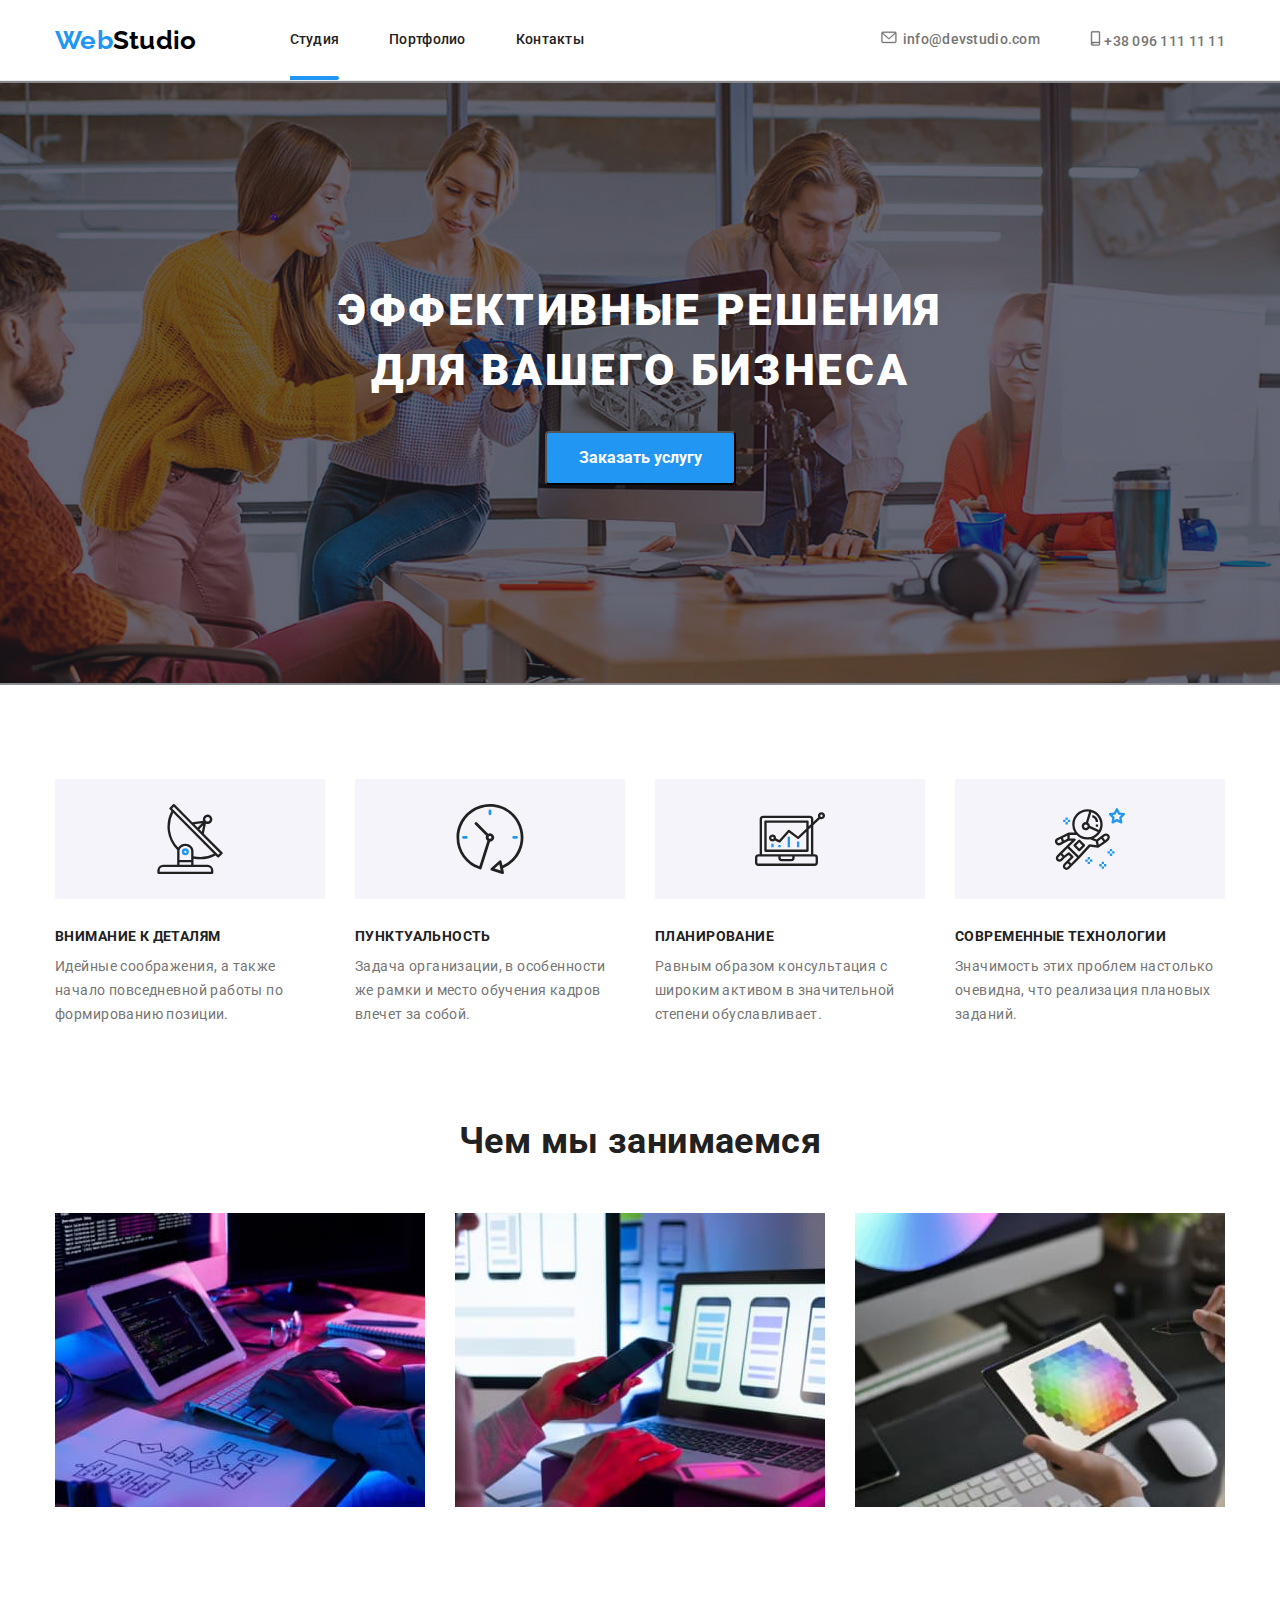
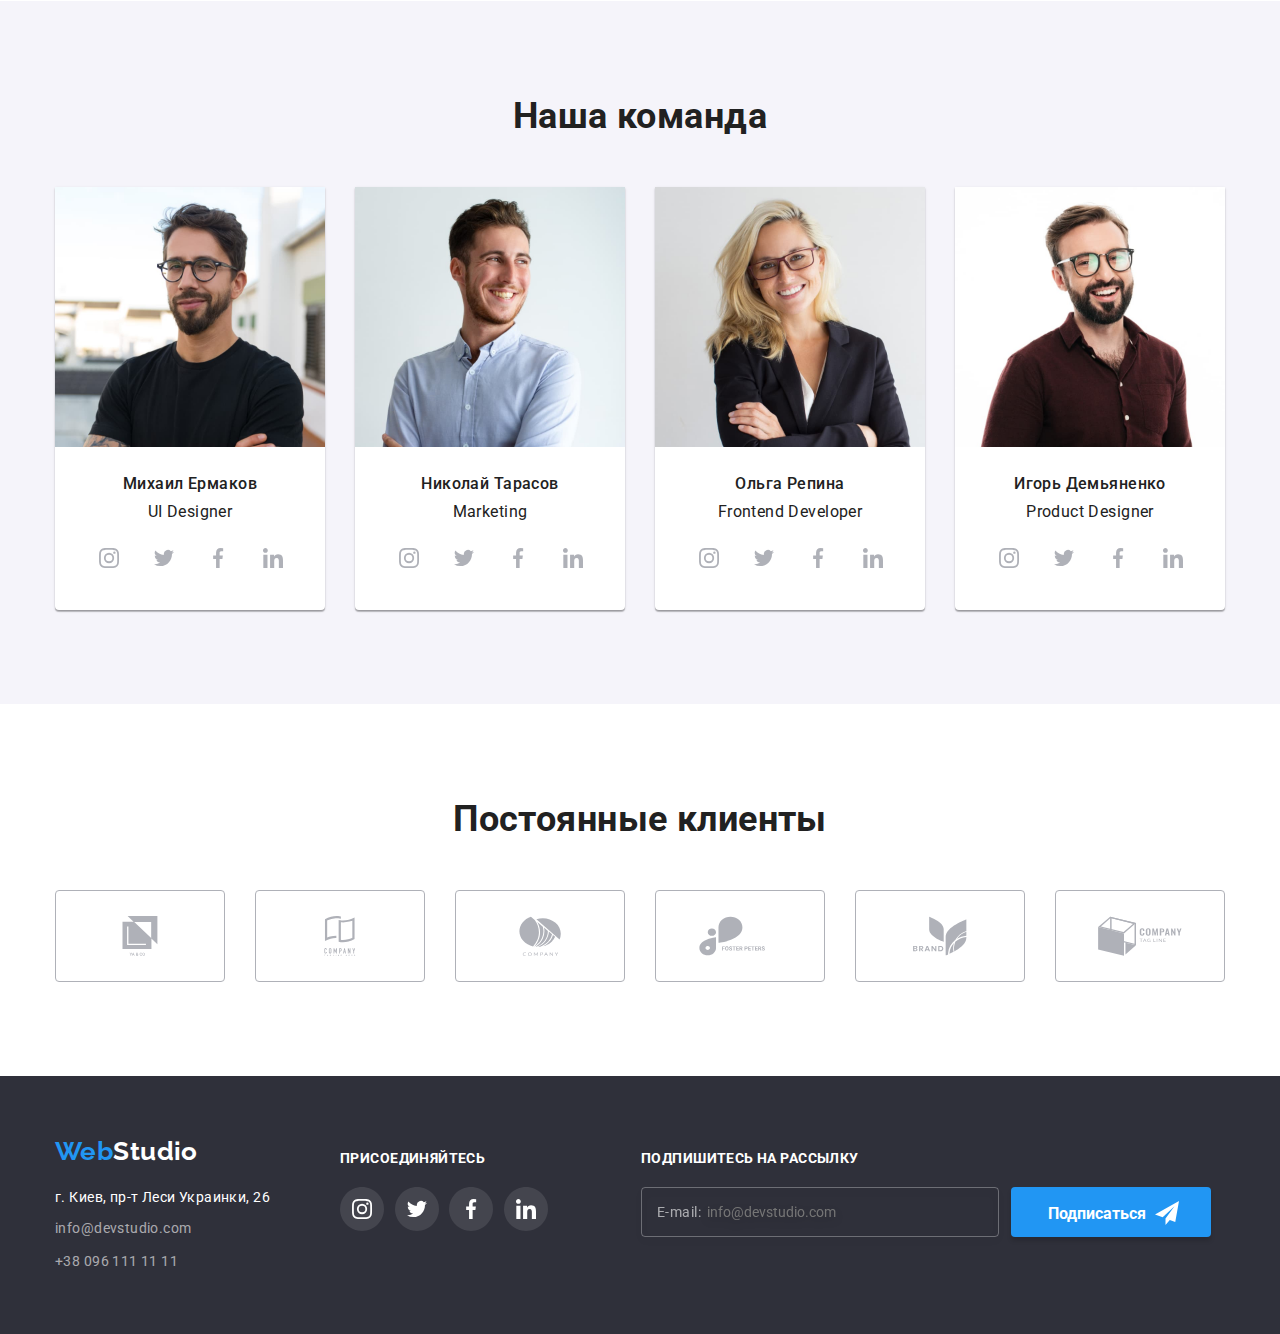
<file: index.html>
<!DOCTYPE html>
<html lang="ru">
  <head>
    <meta charset="UTF-8">
    <meta http-equiv="X-UA-Compatible" content="IE=edge">
    <meta name="viewport" content="width=device-width, initial-scale=1.0">
    <!-- <meta aria-describedby="">  -->
    <title>Document</title>
    <!-- <link rel="stylesheet" href="https://cdnjs.cloudflare.com/ajax/libs/modern-normalize/1.0.0/modern-normalize.min.css" /> -->
    <link rel="preconnect" href="https://fonts.googleapis.com">
    <link rel="preconnect" href="https://fonts.gstatic.com" crossorigin>
    <link rel="stylesheet" href="https://fonts.googleapis.com/css2?family=Raleway:wght@700&family=Roboto:wght@400;500;700;900&display=swap">
    <link rel="stylesheet" href="https://cdnjs.cloudflare.com/ajax/libs/modern-normalize/1.1.0/modern-normalize.min.css">

    <link rel="stylesheet" href="./css/style.css">

  </head>
<!-- body -->
  <body>
  <!-- header -->
    <header>
      <div class="container">
      <a href="./index.html"><span class="web">Web</span><span class="studio up">Studio</span></a>
      <!-- navigation -->
      <nav>
        <!-- class="" -->
        <ul class="navigation">
    
          <li class="studio-after">
            <a class="ss" href="./index.html">Студия</a>
          </li>
    
          <li>
            <a class="ss" href="./portfolio.html">Портфолио</a>
          </li>
    
          <li>
            <a class="ss" href="./contakts.html">Контакты</a>
          </li>
    
        </ul>
        
      </nav>
      <!-- address -->
      <ul class="address">
    
        <li>
          <a href="mailto:info@devstudio.com">
            <span class="alig">
              <svg class="adr envelope">
                <use href="./images/icon/defs.svg#a-envelope"></use>
              </svg>
            </span>
            <span class="mail">
              info@devstudio.com
            </span> 
          </a>
        </li>
    
        <li>
        
          <a href="tel:+380961111111">
            <span class="alig">
              <svg class="smartphone">
                <use href="./images/icon/defs.svg#a-smartphone"></use>
              </svg>
              </span>
              <span class="tel">
               +38 096 111 11 11
              </span>
            </a>
        </li>
    
      </ul>
    </div>
    </header>
  <!-- main  class="section"-->
    <main>
    <!-- hero -->
      <section class="hero">
        <h1 class="heading1">
          Эффективные решения <br> для вашего бизнеса
        </h1>
        <button type="button" class="btnHiro" data-modal-open>
          Заказать услугу
        </button>
      </section>
    <!-- Особенности Benefits <h2>Особенности</h2>-->
      <section class="benefits">
        
        <h2 class="invisible">Особенности</h2>
        <ul class="container for-benefits">
        <!-- Внимание к деталям -->
          <li class="block pic1">
            <div class="group">
              <svg class="size">
                <use href="./images/icon/defs.svg#g-antenna"></use>
              </svg>
            </div>
            <h3 class="heading3 benh3">
                Внимание к деталям
            </h3>
            <p>
                Идейные соображения, а также начало повседневной работы по формированию позиции.
            </p>
          </li>
        <!-- Пунктуальность -->
          <li class="block pic2">
            <div class="group">
              <svg class="size">
                <use href="./images/icon/defs.svg#g-clock"></use>
              </svg>
            </div><h3 class="heading3 benh3">
                Пунктуальность
            </h3>
            <p>
                Задача организации, в особенности же рамки и место обучения кадров влечет за собой.
            </p>
          </li>
        <!-- Планирование -->
          <li class="block pic3">
            <div class="group">
              <svg class="size">
                <use href="./images/icon/defs.svg#g-diagram"></use>
              </svg>
            </div><h3 class="heading3 benh3">
                Планирование
            </h3>
            <p>
                Равным образом консультация с широким активом в значительной степени обуславливает.
            </p>
          </li>
        <!-- Современные технологии -->
          <li class="block pic4">
            <div class="group">
              <svg class="size">
                <use href="./images/icon/defs.svg#g-astronaut"></use>
              </svg>
            </div>
            <h3 class="heading3 benh3">
                Современные технологии
            </h3>
            <p>
                Значимость этих проблем настолько очевидна, что реализация плановых заданий.
            </p>
          </li>
        </ul>
      </section>
    <!-- Чем мы занимаемся -->
      <section class="we-doing">
        <h2 class="heading2">Чем мы занимаемся</h2>
        <ul class="container for-doing">
          <li><img src="./images/1/img1.jpg" alt="рабочее место разработчика ПО 1" width="370"></li>
          <li><img src="./images/1/img2.jpg" alt="рабочее место разработчика ПО 2" width="370"></li>
          <li><img src="./images/1/img3.jpg" alt="рабочее место разработчика ПО 3" width="370"></li>
        </ul>
      </section>
    <!-- Наша команда -->
      <section class="items">
       <h2 class="heading2">Наша команда</h2>
        <ul class="container for-items">
        <!-- Михаил Ермаков -->
          <li class="card">
            <img class="img"  src="./images/1/img_erm.jpg" alt="Михаил Ермаков" width="270" >
            <p class="Item">
            <span class="itm-h3"><!--or teg <span> + class = "team-member-names" -->
              Михаил Ермаков
            </span> <br>
            
              UI Designer
            </p>
            <div class="card-futer">
              <ul class="social">
                <li>
                  <a href="./index.html" class="social-link">
                    <svg class="icon-social instagram">
                      <use href="./images/icon/defs.svg#s-instagram"></use>
                    </svg>
                  </a>
                </li>

                <li>
                  <a href="./index.html" class="social-link">
                    <svg class="icon-social twitter">
                      <use href="./images/icon/defs.svg#s-twitter"></use>
                    </svg>
                  </a>
                  
                </li>

                <li>
                  <a href="./index.html" class="social-link">
                    <svg class="icon-social facebook">
                      <use href="./images/icon/defs.svg#s-facebook"></use>
                    </svg>
                  </a>
                </li>

                <li>
                  <a href="./index.html" class="social-link">
                    <svg class="icon-social linkedin">
                      <use href="./images/icon/defs.svg#s-linkedin"></use>
                    </svg>
                  </a>
                </li>
              </ul>
            </div>
          </li>
        <!-- Николай Тарасов -->
          <li class="card">
            <img class="img" src="./images/1/img_tar.jpg" alt="Николай Тарасов" width="270">
            <p class="Item">
              <span class="itm-h3"><!--or teg <span> + class = "team-member-names"-->
              Николай Тарасов
              </span> <br>
            
              Marketing
            </p>
            <div class="card-futer">
              <ul class="social">
                <li>
                  <a href="./index.html" class="social-link">
                    <svg class="icon-social instagram">
                      <use href="./images/icon/defs.svg#s-instagram"></use>
                    </svg>
                  </a>
                </li>
            
                <li>
                  <a href="./index.html" class="social-link">
                    <svg class="icon-social twitter">
                      <use href="./images/icon/defs.svg#s-twitter"></use>
                    </svg>
                  </a>
            
                </li>
            
                <li>
                  <a href="./index.html" class="social-link">
                    <svg class="icon-social facebook">
                      <use href="./images/icon/defs.svg#s-facebook"></use>
                    </svg>
                  </a>
                </li>
            
                <li>
                  <a href="./index.html" class="social-link">
                    <svg class="icon-social linkedin">
                      <use href="./images/icon/defs.svg#s-linkedin"></use>
                    </svg>
                  </a>
                </li>
              </ul>
            </div>
          </li>
        <!-- Ольга Репина -->
          <li class="card">
            <img class="img"  src="./images/1/img_rep.jpg" alt="Ольга Репина" width="270">
            <p class="Item">
              <span class="heading3 itm-h3"><!--or teg <span> + class = "team-member-names"-->
              Ольга Репина
            </span> <br>
            
              Frontend Developer
            </p>
            <div class="card-futer">
              <ul class="social">
                <li>
                  <a href="./index.html" class="social-link">
                    <svg class="icon-social instagram">
                      <use href="./images/icon/defs.svg#s-instagram"></use>
                    </svg>
                  </a>
                </li>
            
                <li>
                  <a href="./index.html" class="social-link">
                    <svg class="icon-social twitter">
                      <use href="./images/icon/defs.svg#s-twitter"></use>
                    </svg>
                  </a>
            
                </li>
            
                <li>
                  <a href="./index.html" class="social-link">
                    <svg class="icon-social facebook">
                      <use href="./images/icon/defs.svg#s-facebook"></use>
                    </svg>
                  </a>
                </li>
            
                <li>
                  <a href="./index.html" class="social-link">
                    <svg class="icon-social linkedin">
                      <use href="./images/icon/defs.svg#s-linkedin"></use>
                    </svg>
                  </a>
                </li>
              </ul>
            </div>
          </li>
        <!-- Игорь Демьяненко -->
          <li class="card">
            <img class="img"  src="./images/1/img_dem.jpg" alt="Игорь Демьяненко" width="270">
            <p class="Item">
            <span class="itm-h3"><!--or teg <span> + class = "team-member-names"-->
              Игорь Демьяненко
            </span>
            <br>
            
              Product Designer
            </p>
            <div class="card-futer">
              <ul class="social">
                <li>
                  <a href="./index.html" class="social-link">
                    <svg class="icon-social instagram">
                      <use href="./images/icon/defs.svg#s-instagram"></use>
                    </svg>
                  </a>
                </li>
            
                <li>
                  <a href="./index.html" class="social-link">
                    <svg class="icon-social twitter">
                      <use href="./images/icon/defs.svg#s-twitter"></use>
                    </svg>
                  </a>
            
                </li>
            
                <li>
                  <a href="./index.html" class="social-link">
                    <svg class="icon-social facebook">
                      <use href="./images/icon/defs.svg#s-facebook"></use>
                    </svg>
                  </a>
                </li>
            
                <li>
                  <a href="./index.html" class="social-link">
                    <svg class="icon-social linkedin">
                      <use href="./images/icon/defs.svg#s-linkedin"></use>
                    </svg>
                  </a>
                </li>
              </ul>
            </div>
          </li>
        </ul>
      </section>
      <section>
        <div class="container clients">
          <h2 class="heading2">Постоянные клиенты</h2>
          <ul>
            <li>
              <a href="./index.html" class="group-cl">
                <svg class="icon Client-1">
                  <use href="./images/icon/defs.svg#Client-1"></use>
                </svg>
              </a>
            </li>
            <li>
              <a href="./index.html" class="group-cl">
                <svg class="icon Client-2">
                  <use href="./images/icon/defs.svg#Client-2"></use>
                </svg>
              </a>
            </li>
            <li>
              <a href="./index.html" class="group-cl">
                <svg class="icon Client-3">
                  <use href="./images/icon/defs.svg#Client-3"></use>
                </svg>
              </a>
            </li>
            <li>
              <a href="./index.html" class="group-cl">
                <svg class="icon Client-4">
                  <use href="./images/icon/defs.svg#Client-4"></use>
                </svg>
              </a>
            </li>
            <li>
              <a href="./index.html" class="group-cl">
                <svg class="icon Client-5">
                  <use href="./images/icon/defs.svg#Client-5"></use>
                </svg>
              </a>
            </li>
            <li>
                <!-- <div> -->
                  <a href="./index.html" class="group-cl">
                    <svg class="icon Client-6">
                      <use href="./images/icon/defs.svg#Client-6"></use>
                    </svg>
                  </a>
                  
                <!-- </div> -->
            </li>
          </ul>
        </div>
      </section>
    </main>
  <!-- footer -->
    <footer>
      <div class="container for-footer">
        <!-- <a href="./index.html" class="studio down" ><span class="web studio" >Web</span>Studio</a> -->
        <div>
          <a href="./index.html"><span class="web">Web</span><span class="studio down">Studio</span></a><!-- address -->
          <address>
            <ul class="list-adr">
              <li>
                <a href="https://goo.gl/maps/sbAjd5FBp9YJ9pFS9" class="map">
                  г. Киев, пр-т Леси Украинки, 26</a>
              </li>
              <li>
                <a href="mailto:info@devstudio.com" class="a-dowh">
                  <!-- <svg class="envelope"><use href="./images/icon/defs.svg#a-envelope"></use></svg> -->
                  <!-- </span> -->
                  info@devstudio.com</a>
              </li>

              <li>
                <a href="tel:+380961111111" class="a-dowh">
                  <!-- <span> -->
                    <!-- <svg class="smartphone"><use href="./images/icon/defs.svg#a-smartphone"></use></svg> -->
                  <!-- </span> -->
                  +38 096 111 11 11</a>
              </li>
            </ul>
          </address>
        </div>
        
        <div class="social-footer">
          <h3 class="social-title">присоединяйтесь</h3>
          <ul class="social">
            <li>
              <a href="./index.html" class="foo-social-link">
                <svg class="icon-social instagram">
                  <use href="./images/icon/defs.svg#s-instagram"></use>
                </svg>
              </a>
            </li>
          
            <li>
              <a href="./index.html" class="foo-social-link">
                <svg class="icon-social twitter">
                  <use href="./images/icon/defs.svg#s-twitter"></use>
                </svg>
              </a>
          
            </li>
          
            <li>
              <a href="./index.html" class="foo-social-link">
                <svg class="icon-social facebook">
                  <use href="./images/icon/defs.svg#s-facebook"></use>
                </svg>
              </a>
            </li>
          
            <li>
              <a href="./index.html" class="foo-social-link">
                <svg class="icon-social linkedin">
                  <use href="./images/icon/defs.svg#s-linkedin"></use>
                </svg>
              </a>
            </li>
          </ul>
        </div>
        <div class="email-foo">
          <h3 class="social-title">Подпишитесь на рассылку</h3>
          <div>
            <label for="email-label">E-mail:</label>
            <input type="email" name="email" id="email-foo" 
            placeholder="info@devstudio.com" >
            <button type="submit" >Подписаться
              <svg class="icon-foo">
                <use href="./images/icon/m-defs.svg#icon-send"></use>
              </svg>
            </button>
          </div>
        </div>
      </div>
    </footer>
    <div class="backdrop is-hidden" data-modal>
      <div class="modal">
        <button type="button" class="btn-modal" data-modal-close>
          <svg class="close-form">
            <use href="./images/icon/m-defs.svg#close-blue-18dp"></use>
          </svg>
        </button>

        <b data-tooltip = "не сомневайтесь - обязательно перезвоним!">Оставьте свои данные, мы вам перезвоним</b>
        
        <ul>
          <li>
            <input autofocus type="text" name="name" id="name" placeholder="Игорь Демьяненко" >
            <label for="name">Имя</label>
            <svg class="icon-modal">
              <use href="./images/icon/m-defs.svg#person-black-18dp-1"></use>
            </svg>
          </li>

          <li>
            <input type="tel" name="tel" id="tel" placeholder="+380 96 111 11 11">
            <label for="tel">Телефон</label>
            <svg class="icon-modal">
              <use href="./images/icon/m-defs.svg#phone-black-18dp-1"></use>
            </svg>
          </li>

          <li>
            <input type="email" name="mail" id="mail" placeholder="info@devstudio.com">
            <label for="mail">Почта</label>
            <svg class="icon-modal">
              <use href="./images/icon/m-defs.svg#email-black-18dp-1"></use>
            </svg>
          </li>
        </ul>
        <div class="cont-textarea">
          <textarea name="comment" id="comment" cols="30" rows="10" placeholder="Введите текст"></textarea>
          <label for="comment">Комментарий</label>
        </div>
        <!-- id="check" -->
        <div class="modal__checkbox">
        <label class="check-modal">
          <input class="checkbox" type="checkbox" name="check" >
          <span class="icon-check"></span>
          Соглашаюсь с рассылкой и принимаю 
        </label>
        <a class="us"> Условия договора</a>
        </div>
        <button type="submit" >Отправить</button>
      </div>
    </div>
    <script src="./js/modal.js">
    </script>
  </body>
</html>
</file>
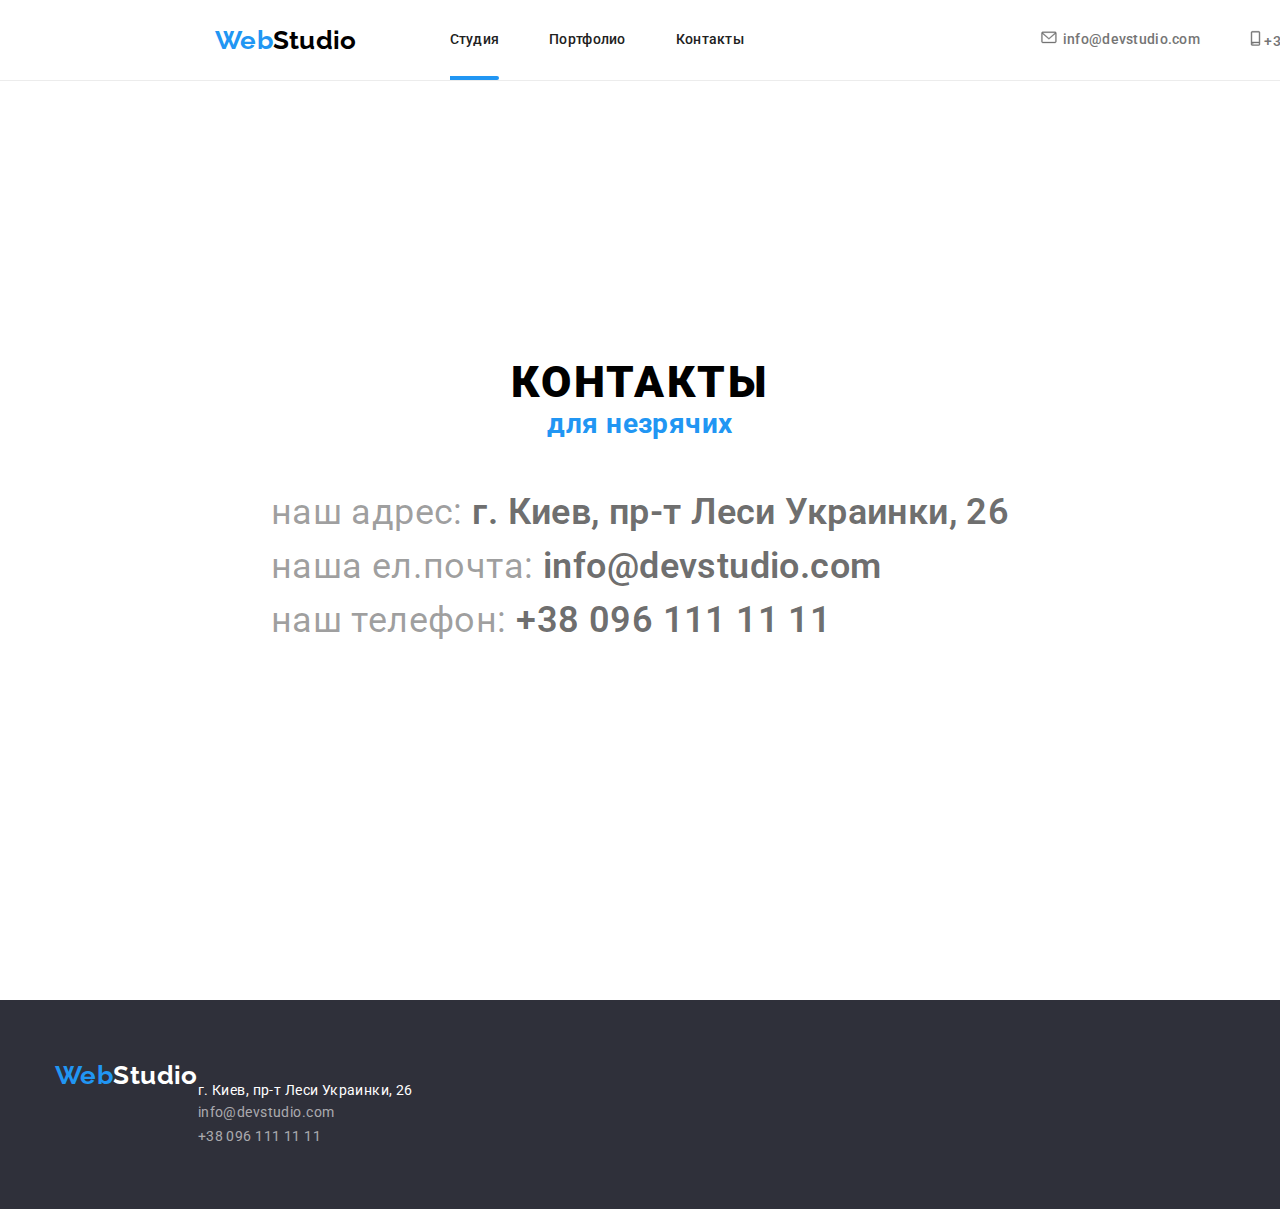
<file: contakts.html>
<!--  -->
<!DOCTYPE html>
<html lang="ru">
<head>
    <meta charset="UTF-8">
    <meta http-equiv="X-UA-Compatible" content="IE=edge">
    <meta name="viewport" content="width=device-width, initial-scale=1.0">
    <title>Document</title>
    <link rel="stylesheet"
        href="https://cdnjs.cloudflare.com/ajax/libs/modern-normalize/1.0.0/modern-normalize.min.css" />
    <link rel="stylesheet" href="./css/style.css">
    <link rel="preconnect" href="https://fonts.googleapis.com">
    <link rel="preconnect" href="https://fonts.gstatic.com" crossorigin>
    <link rel="stylesheet"
        href="https://fonts.googleapis.com/css2?family=Raleway:wght@700&family=Roboto:wght@400;500;700;900&display=swap">
</head>
<!-- body -->
<body>
    <!-- header -->
    <div class="fixHeader">
<header>
    <div class="container">
        <a href="./index.html"><span class="web">Web</span><span class="studio up">Studio</span></a>
        <!-- navigation -->
        <nav>
            <!-- class="" -->
            <ul class="navigation">

                <li class="studio-after">
                    <a class="ss" href="./index.html">Студия</a>
                </li>

                <li>
                    <a class="ss" href="./portfolio.html">Портфолио</a>
                </li>

                <li>
                    <a class="ss" href="./contakts.html">Контакты</a>
                </li>

            </ul>

        </nav>
        <!-- address -->
        <ul class="address">

            <li>
                <a href="mailto:info@devstudio.com">
                    <span class="alig">
                        <svg class="adr envelope">
                            <use href="./images/icon/defs.svg#a-envelope"></use>
                        </svg>
                    </span>
                    <span class="mail">
                        info@devstudio.com
                    </span>
                </a>
            </li>

            <li>

                <a href="tel:+380961111111">
                    <span class="alig">
                        <svg class="smartphone">
                            <use href="./images/icon/defs.svg#a-smartphone"></use>
                        </svg>
                    </span>
                    <span class="tel">
                        +38 096 111 11 11
                    </span>
                </a>
            </li>

        </ul>
    </div>
</header>
    </div>
    <!-- main -->
    <main class="main-contakts">
        <h1 class="h1c">Контакты</h1>
        <h2 class="invisible">hh</h2>
        <h3 class="invisible">для незрячих</h3>
        <h4 class="invisible">для незрячих</h4>
        <h5 class="invisible">для незрячих</h5>
        <h6 class="h6a">для незрячих</h6>
         <p class="p">
наш адрес: <span class="a-main">г. Киев, пр-т Леси Украинки, 26</span>  <br>
наша ел.почта:<a href="mailto:info@devstudio.com" class="a-main"> info@devstudio.com</a> <br>
наш телефон: <a href="tel:+380961111111" class="a-main">+38 096 111 11 11</a>
         </p>
        
    </main>
<!-- footer -->
<footer>
    <div class="container for-footer">
        <!-- <a href="./index.html" class="studio down" ><span class="web studio" >Web</span>Studio</a> -->
        <a href="./index.html"><span class="web">Web</span><span class="studio down">Studio</span></a><!-- address -->
        <address>
            <ul class="ul">
                <li>
                    <a href="https://goo.gl/maps/sbAjd5FBp9YJ9pFS9" class="map">
                        г. Киев, пр-т Леси Украинки, 26</a>
                </li>
                <li>
                    <a href="mailto:info@devstudio.com" class="a-dowh">
                        info@devstudio.com</a>
                </li>
                <li>
                    <a href="tel:+380961111111" class="a-dowh">
                        +38 096 111 11 11</a>
                </li>
            </ul>
        </address>
    </div>
</footer>
    </body>
    
</html>
</file>
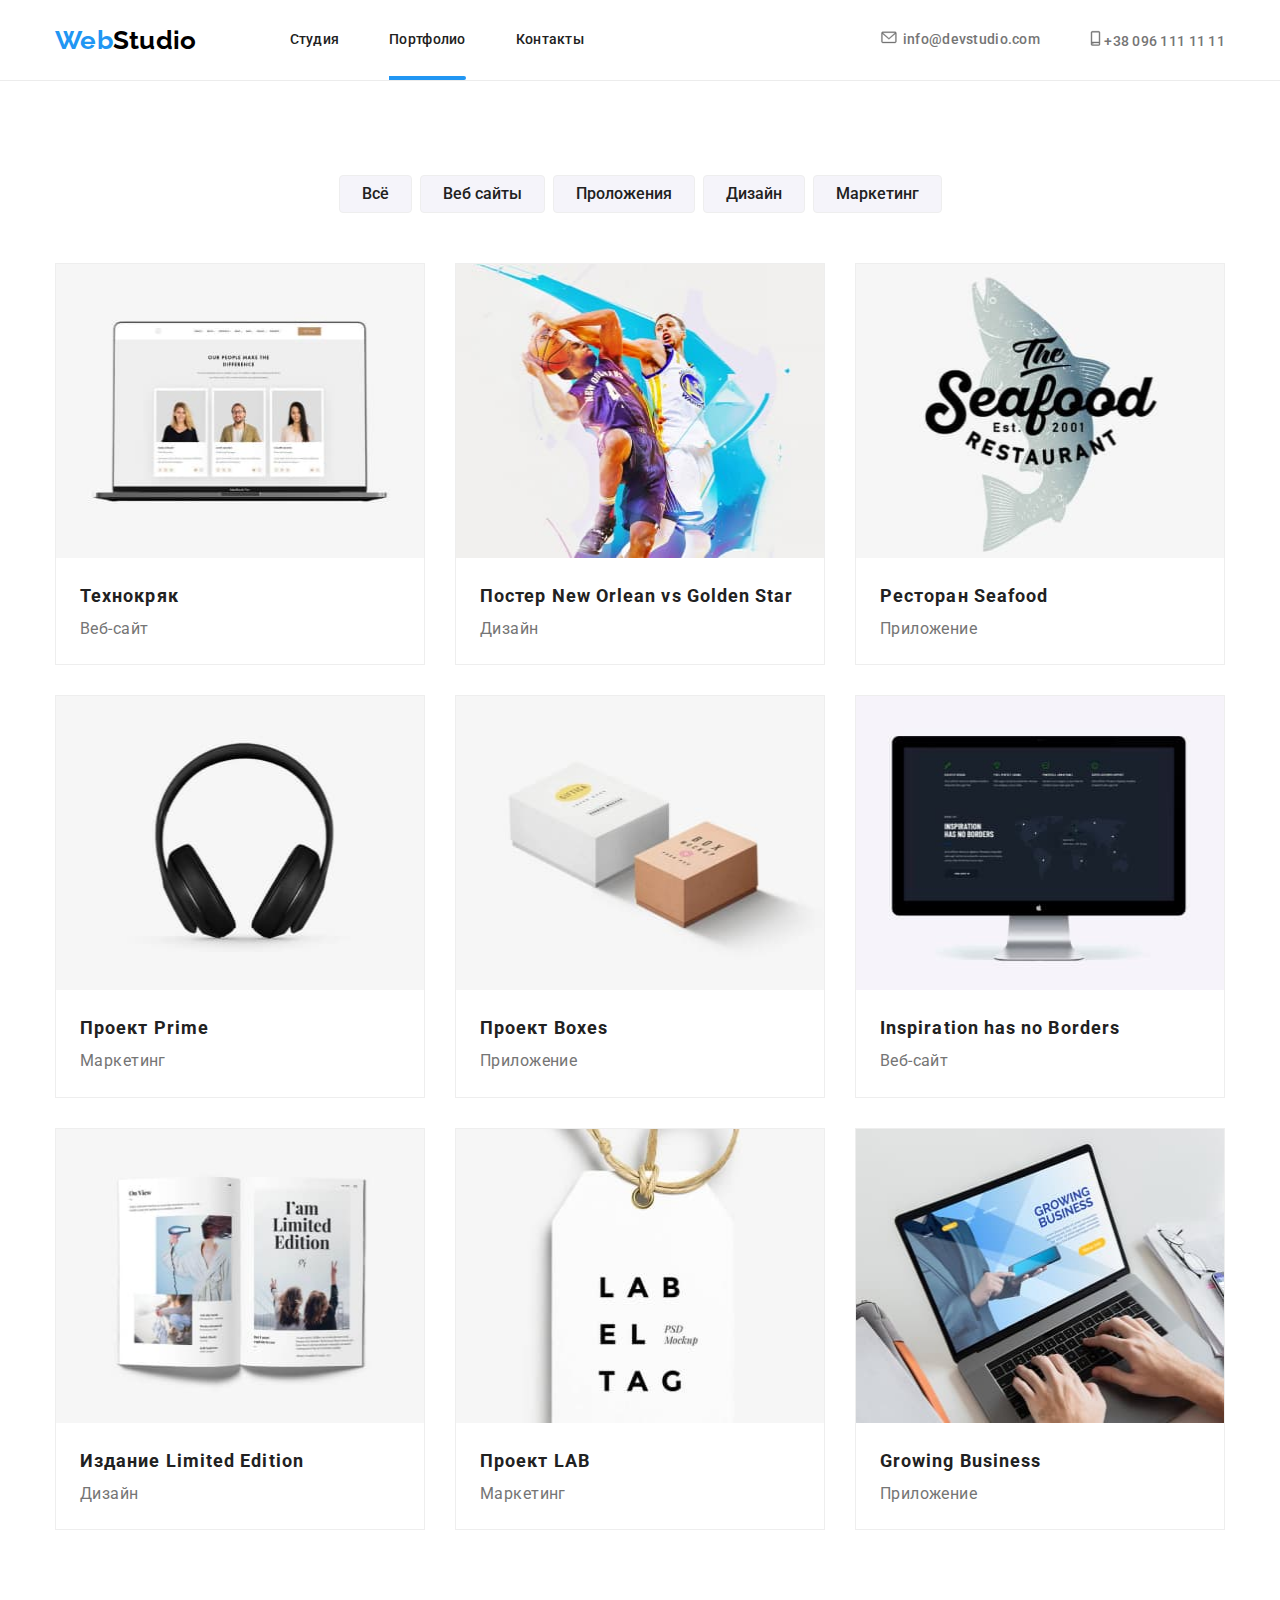
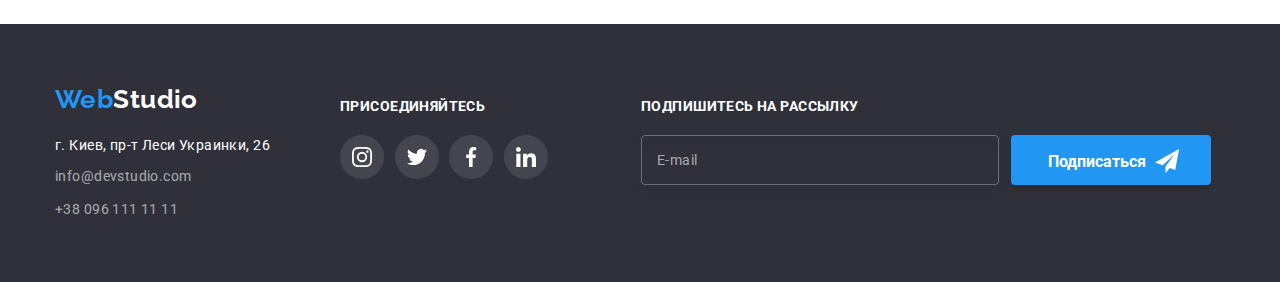
<file: portfolio.html>
<!--  -->
<!DOCTYPE html>
<html lang="ru">
<!--  -->
  <head>
    <meta charset="UTF-8">
    <meta http-equiv="X-UA-Compatible" content="IE=edge">
    <meta name="viewport" content="width=device-width, initial-scale=1.0">
    <title>Document</title>
    <link rel="stylesheet" href="https://cdnjs.cloudflare.com/ajax/libs/modern-normalize/1.0.0/modern-normalize.min.css" />
    <link rel="stylesheet" href="./css/style.css">
    <link rel="preconnect" href="https://fonts.googleapis.com">
    <link rel="preconnect" href="https://fonts.gstatic.com" crossorigin>
    <link rel="stylesheet" href="https://fonts.googleapis.com/css2?family=Raleway:wght@700&family=Roboto:wght@400;500;700;900&display=swap">
  </head>
  <!-- body -->
  <body>
  <!-- header -->
    <header>
      <div class="container">
        <a href="./index.html"><span class="web">Web</span><span class="studio up">Studio</span></a>
        <!-- navigation -->
        <nav>
          <!-- class="" -->
          <ul class="navigation">
    
            <li>
              <a class="ss" href="./index.html">Студия</a>
            </li>
    
            <li class="portfolio-after">
              <a class="ss" href="./portfolio.html">Портфолио</a>
            </li>
    
            <li>
              <a class="ss" href="./contakts.html">Контакты</a>
            </li>
    
          </ul>
    
        </nav>
        <!-- address -->
        <ul class="address">
    
          <li>
            <a href="mailto:info@devstudio.com">
              <span class="alig">
                <svg class="adr envelope">
                  <use href="./images/icon/defs.svg#a-envelope"></use>
                </svg>
              </span>
              <span class="mail">
                info@devstudio.com
              </span>
            </a>
          </li>
    
          <li>
    
            <a href="tel:+380961111111">
              <span class="alig">
                <svg class="smartphone">
                  <use href="./images/icon/defs.svg#a-smartphone"></use>
                </svg>
              </span>
              <span class="tel">
                +38 096 111 11 11
              </span>
            </a>
          </li>
    
        </ul>
      </div>
    </header>
  <!-- main -->
    <main>
      <section class="portfolio">
        <h1 class="invisible">Портфолио</h1>
        <div class="container">
          <!-- <h2 class="invisible">catalog</h2> -->
          <ul class="filter">
            <li>
              <button type="button" class="btnFilter">Всё</button>
            </li>
            <li>
              <button type="button" class="btnFilter">Веб сайты</button>
            </li>
            <li>
              <button type="button" class="btnFilter">Проложения</button>  
            </li>
            <li>
              <button type="button" class="btnFilter">Дизайн</button>
            </li>
            <li>
              <button type="button" class="btnFilter">Маркетинг</button>
            </li>
          </ul>
          <ul class="catalog container">
            <li class="catalog-card">
              <div class="box">
                <img src="./images/2/Texno.jpg" alt="Технокряк" width="370" height="294">
                <div class="overlay">
                  
                    <p class="overlay-p"> 
                      <span class="overlay-p1">Технокряк</span> 
                      <span class="overlay-p2"> это</span>
                      <span class="overlay-p3"> современная</span>
                      <span class="overlay-p4"> площадка</span>
                      <span class="overlay-p5"> распространения</span> 
                      <span class="overlay-p6"> коронавируса.</span>
                      <span class="overlay-p7"> Компании</span>
                      <span class="overlay-p8"> используют</span>
                      <span class="overlay-p9"> эту</span>
                      <span class="overlay-p10"> платформу</span>
                      <span class="overlay-p11"> для</span>
                      <span class="overlay-p12"> цифрового</span>
                      <span class="overlay-p13"> шпионажа</span>
                      <span class="overlay-p14"> и</span>
                      <span class="overlay-p15"> атак </span>
                      <span class="overlay-p16">на </span>
                      <span class="overlay-p17">защищённые</span>
                      <span class="overlay-p18"> сервера</span> конкурентов.
                    </p>
                  
                </div>
                
              </div>
              <p>
                <span class="h3catCard">Технокряк</span><br>
                Веб-сайт
              </p>
              
            </li>
            <li class="catalog-card">
              <div class="box">
                <img src="./images/2/NewOrlean.jpg" alt="Постер New Orlean vs Golden Star" width="370" height="294">
                  <div class="overlay">
                    <p class="overlay-p">Технокряк это современная площадка
                    распространения коронавируса.
                    Компании используют эту платформу
                    для цифрового шпионажа и атак
                    на защищённые сервера конкурентов.</p>
                </div>
              </div>
              <p>
                <span class="h3catCard">Постер <span lang="en">New Orlean vs Golden Star</span></span><br>
                Дизайн
              </p>
            </li>
            <li class="catalog-card">
              <div class="box">
                <img src="./images/2/SeaFood.jpg" alt="Ресторан Seafood" width="370" height="294"><div class="overlay">
                  <p class="overlay-p">Технокряк это современная площадка
                    распространения коронавируса.
                    Компании используют эту платформу
                    для цифрового шпионажа и атак
                    на защищённые сервера конкурентов.</p>
                </div>
              </div>
              <p>
                <span class="h3catCard">Ресторан <span lang="en">Seafood</span> </span><br>
                Приложение
              </p>
            </li>
            <li class="catalog-card">
              <div class="box">
                <img width="370" height="294" src="./images/2/Prime.jpg" alt="Проект Prime">
                <div class="overlay">
                  <p class="overlay-p">Технокряк это современная площадка
                    распространения коронавируса.
                    Компании используют эту платформу
                    для цифрового шпионажа и атак
                    на защищённые сервера конкурентов.</p>
                </div>
              </div>
              <p>
                <span class="h3catCard">Проект <span lang="en">Prime</span> </span><br>
                Маркетинг
              </p>
            </li>
            <li class="catalog-card">
              <div class="box">
                <img width="370" height="294" src="./images/2/Boxes.jpg" alt="Проект Boxes">
                <div class="overlay">
                  <p class="overlay-p">Технокряк это современная площадка
                    распространения коронавируса.
                    Компании используют эту платформу
                    для цифрового шпионажа и атак
                    на защищённые сервера конкурентов.</p>
                </div>
              </div>
              <p>
                <span class="h3catCard">Проект <span lang="en">Boxes</span> </span><br>
                Приложение
              </p>
            </li>
            <li class="catalog-card">
              <div class="box">
                <img width="370" height="294" src="./images/2/Inspiration.jpg" alt="Inspiration has no Borders">
                <div class="overlay">
                  <p class="overlay-p">Технокряк это современная площадка
                    распространения коронавируса.
                    Компании используют эту платформу
                    для цифрового шпионажа и атак
                    на защищённые сервера конкурентов.</p>
                </div>
              </div>
              <p>
                <span class="h3catCard" lang="en">Inspiration has no Borders</span><br>
                Веб-сайт
              </p>
            </li>
            <li class="catalog-card">
              <div class="box">
                <img width="370" height="294" src="./images/2/LimEd.jpg" alt="Издание Limited Edition">
                <div class="overlay">
                  <p class="overlay-p">Технокряк это современная площадка
                    распространения коронавируса.
                    Компании используют эту платформу
                    для цифрового шпионажа и атак
                    на защищённые сервера конкурентов.</p>
                </div>
              </div>
              <p>
                <span class="h3catCard">Издание <span lang="en">Limited Edition</span></span><br>
                Дизайн
              </p>
            </li>
            <li class="catalog-card">
              <div class="box">
                <img width="370" height="294" src="./images/2/ProjLab.jpg" alt="Проект LAB">
                <div class="overlay">
                  <p class="overlay-p">Технокряк это современная площадка
                    распространения коронавируса.
                    Компании используют эту платформу
                    для цифрового шпионажа и атак
                    на защищённые сервера конкурентов.</p>
                </div>
              </div>
              <p>
                <span class="h3catCard">Проект <span lang="en">LAB</span></span><br>
                Маркетинг
              </p>
            </li>
            <li class="catalog-card">
              <div class="box">
                <img width="370" height="294" src="./images/2/GrowBis.jpg" alt="Growing Business">
                <div class="overlay">
                  <p class="overlay-p">Технокряк это современная площадка
                    распространения коронавируса.
                    Компании используют эту платформу
                    для цифрового шпионажа и атак
                    на защищённые сервера конкурентов.</p>
                </div>
              </div>
              <p>
                <span class="h3catCard" lang="en" >Growing Business</span> <br>
                Приложение
              </p>
            </li>
          </ul>
        </div>
      </section>
    </main>
  <!-- footer -->
    <footer>
      <div class="container for-footer">
        <!-- <a href="./index.html" class="studio down" ><span class="web studio" >Web</span>Studio</a> -->
        <div>
          <a href="./index.html"><span class="web">Web</span><span class="studio down">Studio</span></a><!-- address -->
          <address>
            <ul class="list-adr">
              <li>
                <a href="https://goo.gl/maps/sbAjd5FBp9YJ9pFS9" class="map">
                  г. Киев, пр-т Леси Украинки, 26</a>
              </li>
              <li>
                <a href="mailto:info@devstudio.com" class="a-dowh">
                  <!-- <svg class="envelope"><use href="./images/icon/defs.svg#a-envelope"></use></svg> -->
                  <!-- </span> -->
                  info@devstudio.com
                </a>
              </li>
    
              <li>
                <a href="tel:+380961111111" class="a-dowh">
                  <!-- <span> -->
                  <!-- <svg class="smartphone"><use href="./images/icon/defs.svg#a-smartphone"></use></svg> -->
                  <!-- </span> -->
                  +38 096 111 11 11
                </a>
              </li>
            </ul>
          </address>
        </div>
    
        <div class="social-footer">
          <h3 class="social-title">присоединяйтесь</h3>
          <ul class="social">
            <li>
              <a href="./index.html" class="foo-social-link">
                <svg class="icon-social instagram">
                  <use href="./images/icon/defs.svg#s-instagram"></use>
                </svg>
              </a>
            </li>
    
            <li>
              <a href="./index.html" class="foo-social-link">
                <svg class="icon-social twitter">
                  <use href="./images/icon/defs.svg#s-twitter"></use>
                </svg>
              </a>
    
            </li>
    
            <li>
              <a href="./index.html" class="foo-social-link">
                <svg class="icon-social facebook">
                  <use href="./images/icon/defs.svg#s-facebook"></use>
                </svg>
              </a>
            </li>
    
            <li>
              <a href="./index.html" class="foo-social-link">
                <svg class="icon-social linkedin">
                  <use href="./images/icon/defs.svg#s-linkedin"></use>
                </svg>
              </a>
            </li>
          </ul>
        </div>
        <div class="email-foo">
          <h3 class="social-title">Подпишитесь на рассылку</h3>
          <div>
            <label for="email-label">E-mail</label>
            <input type="email" name="email" id="email-foo">
            <button type="submit">Подписаться
              <svg class="icon-foo">
                <use href="./images/icon/m-defs.svg#icon-send"></use>
              </svg>
            </button>
          </div>
        </div>
      </div>
    </footer>
  </body>
</html>
</file>
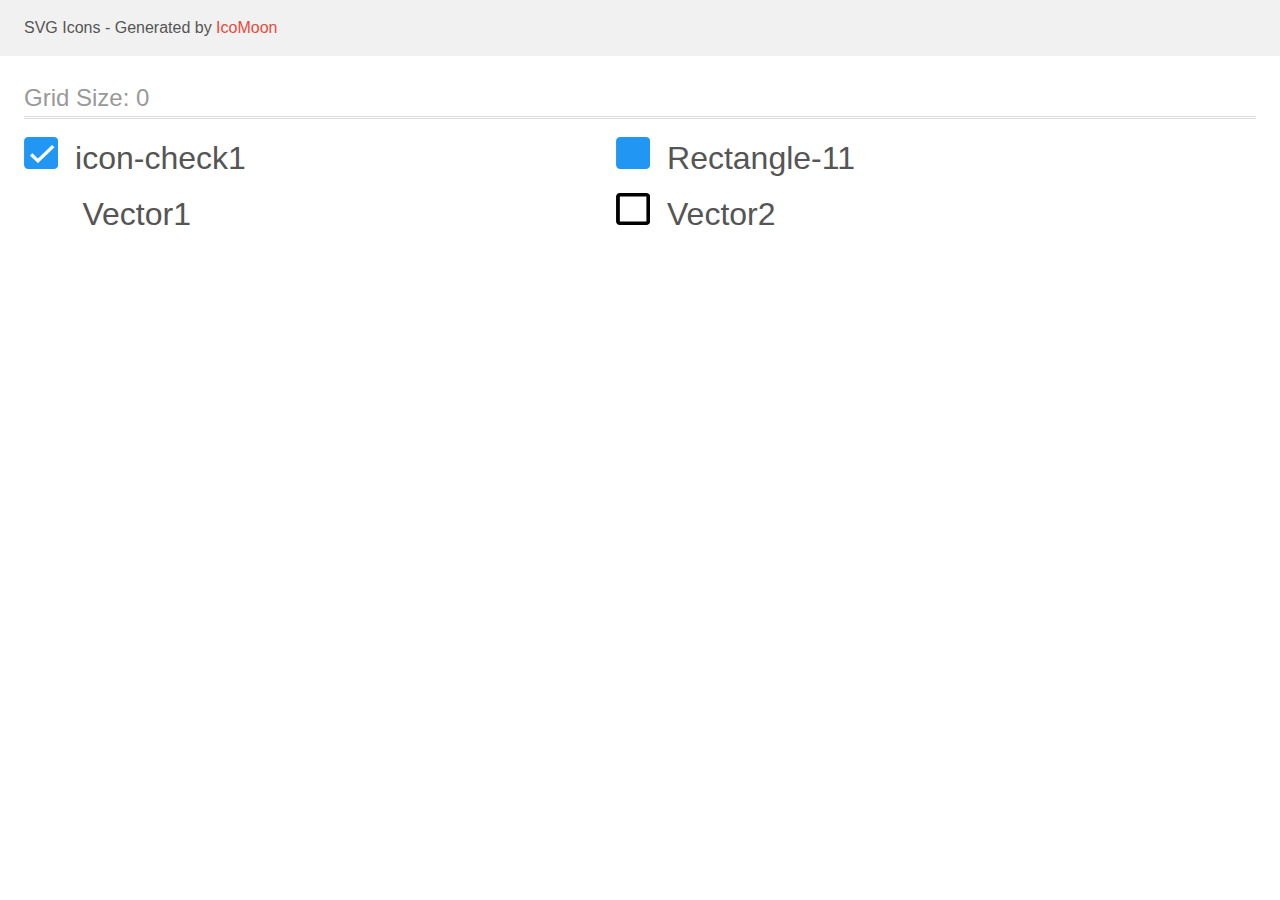
<file: images/icon/modal-check/demo.html>
<!doctype html>
<html>
<head>
    <title>IcoMoon - SVG Icons</title>
    <meta charset="utf-8">
    <meta name="viewport" content="width=device-width, initial-scale=1">
    <link rel="stylesheet" href="demo-files/demo.css">
    <link rel="stylesheet" href="style.css">
</head>
<body>
<svg aria-hidden="true" style="position: absolute; width: 0; height: 0; overflow: hidden;" version="1.1" xmlns="http://www.w3.org/2000/svg" xmlns:xlink="http://www.w3.org/1999/xlink">
<defs>
<symbol id="icon-check1" viewBox="0 0 34 32">
<path fill="#2196f3" style="fill: var(--color1, #2196f3)" d="M4.267 0h25.6c2.356 0 4.267 1.91 4.267 4.267v23.467c0 2.356-1.91 4.267-4.267 4.267h-25.6c-2.356 0-4.267-1.91-4.267-4.267v-23.467c0-2.356 1.91-4.267 4.267-4.267z"></path>
<path fill="#fff" style="fill: var(--color2, #fff); stroke: var(--color2, #fff)" stroke="#fff" stroke-linejoin="miter" stroke-linecap="butt" stroke-miterlimit="4" stroke-width="0.4267" d="M8.442 16.537l-0.147-0.14-2.205 2.088 7.767 7.41 16.318-15.567-2.19-2.089-14.128 13.465-5.416-5.167z"></path>
</symbol>
<symbol id="Rectangle-11" viewBox="0 0 34 32">
<path fill="#2196f3" style="fill: var(--color1, #2196f3)" d="M4.267 0h25.6c2.356 0 4.267 1.91 4.267 4.267v23.467c0 2.356-1.91 4.267-4.267 4.267h-25.6c-2.356 0-4.267-1.91-4.267-4.267v-23.467c0-2.356 1.91-4.267 4.267-4.267z"></path>
</symbol>
<symbol id="Vector1" viewBox="0 0 42 32">
<path fill="#fff" style="fill: var(--color2, #fff); stroke: var(--color2, #fff)" stroke="#fff" stroke-linejoin="miter" stroke-linecap="butt" stroke-miterlimit="4" stroke-width="0.64" d="M6.263 15.205l-0.22-0.21-3.307 3.132 11.651 11.114 24.477-23.351-3.285-3.134-21.192 20.197-8.124-7.75z"></path>
</symbol>
<symbol id="Vector2" viewBox="0 0 34 32">
<path d="M30.341 3.556v24.889h-26.548v-24.889h26.548zM30.341 0h-26.548c-2.086 0-3.793 1.6-3.793 3.556v24.889c0 1.956 1.707 3.556 3.793 3.556h26.548c2.086 0 3.793-1.6 3.793-3.556v-24.889c0-1.956-1.707-3.556-3.793-3.556z"></path>
</symbol>
</defs>
</svg>

<header class="bgc1 clearfix">
<div class="mhl">
    <p>SVG Icons - Generated by <a href="https://icomoon.io/app">IcoMoon</a></p>
</div>
</header>
    <div class="clearfix mhl ptl">
        <h1 class="mvm mtn fgc1">Grid Size: 0</h1>
        <div class="glyph fs1">
            <div class="clearfix pbs">
                <svg class="icon icon-check1"><use xlink:href="#icon-check1"></use></svg><span class="name"> icon-check1</span>
            </div>
        </div>
        <div class="glyph fs1">
            <div class="clearfix pbs">
                <svg class="icon Rectangle-11"><use xlink:href="#Rectangle-11"></use></svg><span class="name"> Rectangle-11</span>
            </div>
        </div>
        <div class="glyph fs1">
            <div class="clearfix pbs">
                <svg class="icon Vector1"><use xlink:href="#Vector1"></use></svg><span class="name"> Vector1</span>
            </div>
        </div>
        <div class="glyph fs1">
            <div class="clearfix pbs">
                <svg class="icon Vector2"><use xlink:href="#Vector2"></use></svg><span class="name"> Vector2</span>
            </div>
        </div>
  </div>
<script defer src="svgxuse.js"></script>
</body>
</html>
</file>
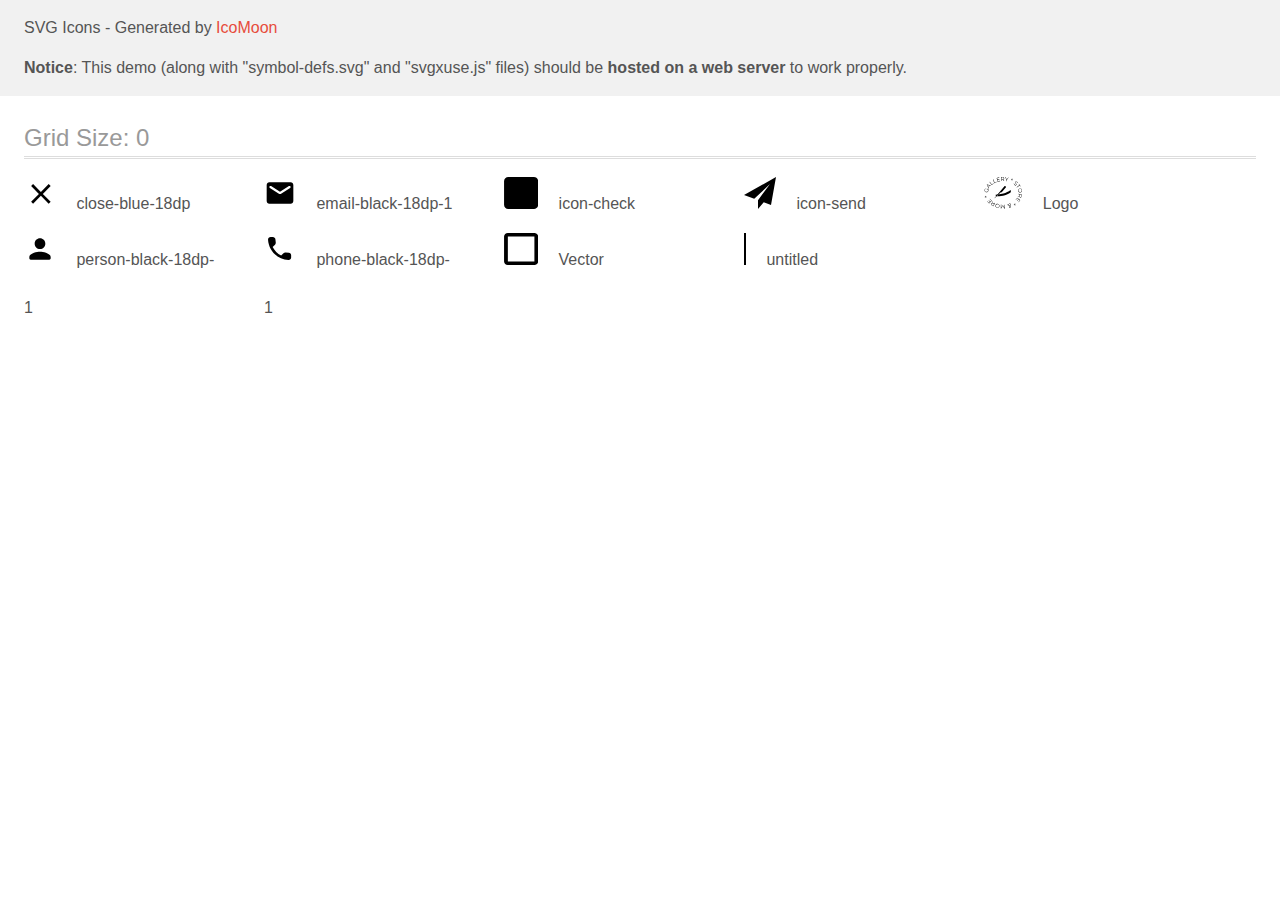
<file: images/icon/modal/demo-external-svg.html>
<!doctype html>
<html>
<head>
    <title>IcoMoon - SVG Icons</title>
    <meta charset="utf-8">
    <meta name="viewport" content="width=device-width, initial-scale=1">
    <link rel="stylesheet" href="demo-files/demo.css">
    <link rel="stylesheet" href="style.css">
</head>
<body>
<header class="bgc1 clearfix">
<div class="mhl">
    <p>SVG Icons - Generated by <a href="https://icomoon.io/app">IcoMoon</a></p><p><strong>Notice</strong>: This demo (along with "symbol-defs.svg" and "svgxuse.js" files) should be <b>hosted on a web server</b> to work properly.</p>
</div>
</header>
    <div class="clearfix mhl ptl">
        <h1 class="mvm mtn fgc1">Grid Size: 0</h1>
        <div class="glyph fs1">
            <div class="clearfix pbs">
                <svg class="icon close-blue-18dp"><use xlink:href="symbol-defs.svg#close-blue-18dp"></use></svg><span class="name"> close-blue-18dp</span>
            </div>
        </div>
        <div class="glyph fs1">
            <div class="clearfix pbs">
                <svg class="icon email-black-18dp-1"><use xlink:href="symbol-defs.svg#email-black-18dp-1"></use></svg><span class="name"> email-black-18dp-1</span>
            </div>
        </div>
        <div class="glyph fs1">
            <div class="clearfix pbs">
                <svg class="icon icon-check"><use xlink:href="symbol-defs.svg#icon-check"></use></svg><span class="name"> icon-check</span>
            </div>
        </div>
        <div class="glyph fs1">
            <div class="clearfix pbs">
                <svg class="icon icon-send"><use xlink:href="symbol-defs.svg#icon-send"></use></svg><span class="name"> icon-send</span>
            </div>
        </div>
        <div class="glyph fs1">
            <div class="clearfix pbs">
                <svg class="icon Logo"><use xlink:href="symbol-defs.svg#Logo"></use></svg><span class="name"> Logo</span>
            </div>
        </div>
        <div class="glyph fs1">
            <div class="clearfix pbs">
                <svg class="icon person-black-18dp-1"><use xlink:href="symbol-defs.svg#person-black-18dp-1"></use></svg><span class="name"> person-black-18dp-1</span>
            </div>
        </div>
        <div class="glyph fs1">
            <div class="clearfix pbs">
                <svg class="icon phone-black-18dp-1"><use xlink:href="symbol-defs.svg#phone-black-18dp-1"></use></svg><span class="name"> phone-black-18dp-1</span>
            </div>
        </div>
        <div class="glyph fs1">
            <div class="clearfix pbs">
                <svg class="icon Vector"><use xlink:href="symbol-defs.svg#Vector"></use></svg><span class="name"> Vector</span>
            </div>
        </div>
        <div class="glyph fs1">
            <div class="clearfix pbs">
                <svg class="icon untitled"><use xlink:href="symbol-defs.svg#untitled"></use></svg><span class="name"> untitled</span>
            </div>
        </div>
  </div>
<script defer src="svgxuse.js"></script>
</body>
</html>
</file>
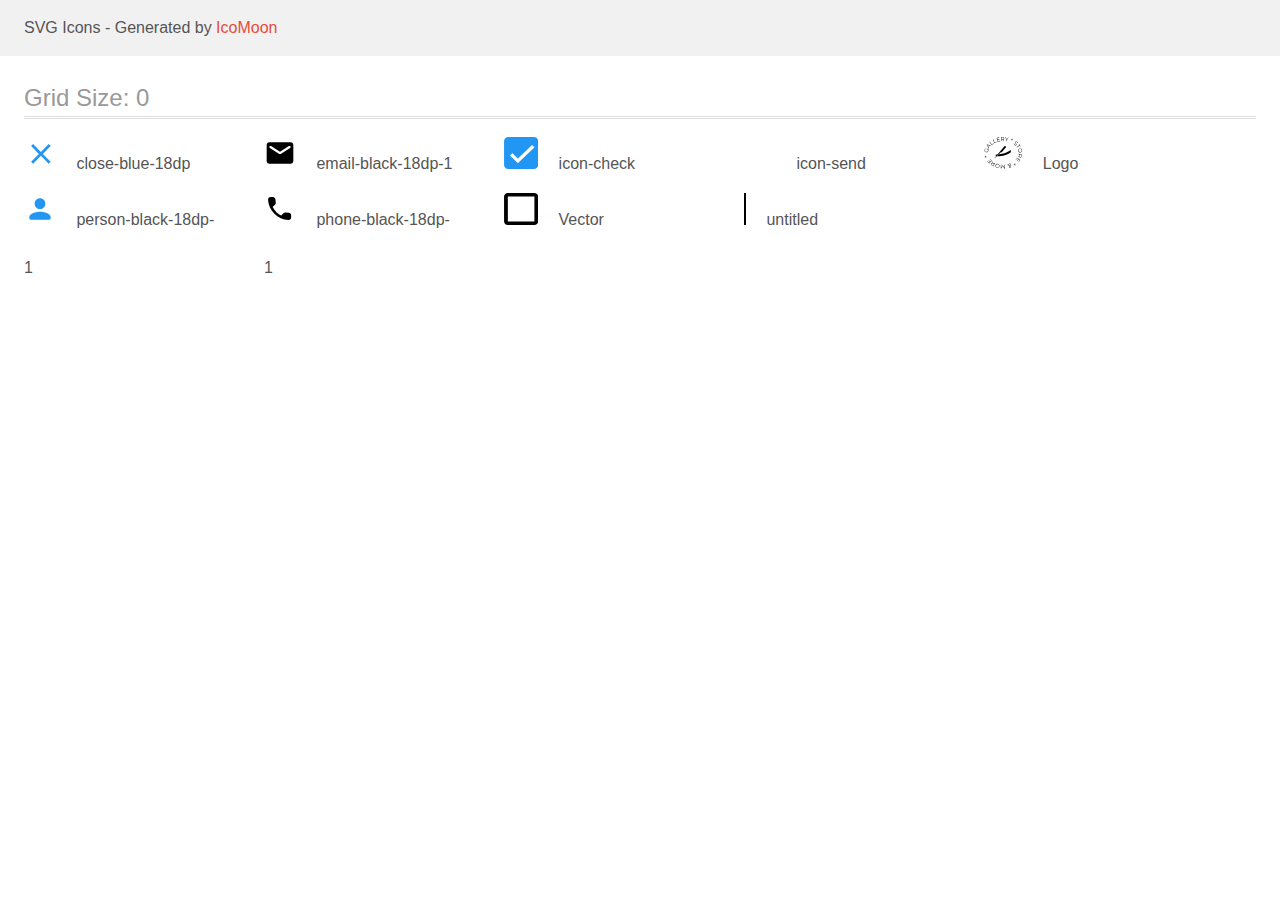
<file: images/icon/modal/demo.html>
<!doctype html>
<html>
<head>
    <title>IcoMoon - SVG Icons</title>
    <meta charset="utf-8">
    <meta name="viewport" content="width=device-width, initial-scale=1">
    <link rel="stylesheet" href="demo-files/demo.css">
    <link rel="stylesheet" href="style.css">
</head>
<body>
<svg aria-hidden="true" style="position: absolute; width: 0; height: 0; overflow: hidden;" version="1.1" xmlns="http://www.w3.org/2000/svg" xmlns:xlink="http://www.w3.org/1999/xlink">
<defs>
<symbol id="close-blue-18dp" viewBox="0 0 32 32">
<path fill="#2196f3" style="fill: var(--color1, #2196f3)" d="M26.667 9.081l-1.97-1.97-7.808 7.808-7.808-7.808-1.97 1.97 7.808 7.808-7.808 7.808 1.97 1.97 7.808-7.808 7.808 7.808 1.97-1.97-7.808-7.808 7.808-7.808z"></path>
</symbol>
<symbol id="email-black-18dp-1" viewBox="0 0 32 32">
<path d="M26.667 5.333h-21.333c-1.467 0-2.653 1.2-2.653 2.667l-0.013 16c0 1.467 1.2 2.667 2.667 2.667h21.333c1.467 0 2.667-1.2 2.667-2.667v-16c0-1.467-1.2-2.667-2.667-2.667zM26.133 11l-9.427 5.893c-0.427 0.267-0.987 0.267-1.413 0l-9.427-5.893c-0.333-0.213-0.533-0.573-0.533-0.96 0-0.893 0.973-1.427 1.733-0.96l8.933 5.587 8.933-5.587c0.76-0.467 1.733 0.067 1.733 0.96 0 0.387-0.2 0.747-0.533 0.96z"></path>
</symbol>
<symbol id="icon-check" viewBox="0 0 34 32">
<path fill="#2196f3" style="fill: var(--color1, #2196f3)" d="M4.267 0h25.6c2.356 0 4.267 1.91 4.267 4.267v23.467c0 2.356-1.91 4.267-4.267 4.267h-25.6c-2.356 0-4.267-1.91-4.267-4.267v-23.467c0-2.356 1.91-4.267 4.267-4.267z"></path>
<path fill="#fff" style="fill: var(--color2, #fff); stroke: var(--color2, #fff)" stroke="#fff" stroke-linejoin="miter" stroke-linecap="butt" stroke-miterlimit="4" stroke-width="0.4267" d="M8.442 16.537l-0.147-0.14-2.205 2.088 7.767 7.41 16.318-15.567-2.19-2.089-14.128 13.465-5.416-5.167z"></path>
</symbol>
<symbol id="icon-send" viewBox="0 0 32 32">
<path fill="#fff" style="fill: var(--color2, #fff)" d="M32 0l-32 18 10.227 3.788 15.773-14.788-11.998 16.186 0.010 0.004-0.012-0.004v8.814l5.735-6.691 7.265 2.691 5-28z"></path>
</symbol>
<symbol id="Logo" viewBox="0 0 38 32">
<path d="M21.774 9.64l-0.716-0.571c-0.112-0.095-0.255-0.139-0.399-0.124s-0.275 0.088-0.367 0.204l-9.915 11.897 0.153 0.177 2.456-2.366c-0.082-0.034-0.15-0.098-0.191-0.179s-0.055-0.175-0.038-0.265c0.018-0.090 0.065-0.171 0.134-0.229s0.155-0.088 0.243-0.087c0.080 0 0.157 0.027 0.221 0.076s0.111 0.119 0.134 0.198l3.238-3.137c0.050-0.042 0.111-0.064 0.175-0.064s0.125 0.023 0.175 0.064l0.164 0.126c0.056 0.042 0.124 0.060 0.192 0.052s0.13-0.043 0.175-0.097l4.233-4.96c0.045-0.049 0.079-0.108 0.101-0.172s0.029-0.133 0.023-0.2c-0.006-0.068-0.026-0.133-0.059-0.192s-0.077-0.11-0.13-0.149z"></path>
<path d="M26.433 12.989c-2.17 1.613-4.6 2.804-7.175 3.514-2.555 0.679-5.17 1.085-7.804 1.211 0.053 0.406 0.148 0.804 0.284 1.189 1.488 1.406 12.688-0.994 14.875-3.771 0.465-0.577-0.18-2.143-0.18-2.143zM13.133 18.857c-0.074 0-0.146-0.023-0.207-0.066s-0.109-0.103-0.137-0.174c-0.028-0.071-0.036-0.149-0.021-0.224s0.050-0.145 0.102-0.199c0.052-0.054 0.118-0.091 0.19-0.106s0.147-0.007 0.215 0.022c0.068 0.029 0.126 0.079 0.167 0.143s0.063 0.139 0.063 0.216c0.001 0.051-0.008 0.102-0.027 0.15s-0.046 0.091-0.080 0.127-0.076 0.065-0.121 0.084c-0.045 0.019-0.094 0.029-0.143 0.028z"></path>
<path d="M2.552 12.166l0.087-0.394 1.422 0.337c0.117 0.226 0.19 0.475 0.213 0.731 0.027 0.271 0.011 0.546-0.049 0.811-0.071 0.369-0.233 0.712-0.47 0.994-0.226 0.267-0.517 0.464-0.842 0.571-0.335 0.108-0.692 0.122-1.034 0.040-0.343-0.077-0.659-0.251-0.913-0.503-0.251-0.242-0.431-0.553-0.52-0.897-0.098-0.374-0.098-0.769 0-1.143 0.059-0.28 0.164-0.547 0.312-0.789 0.14-0.22 0.327-0.402 0.547-0.531l0.197 0.314c-0.188 0.121-0.35 0.282-0.475 0.473s-0.209 0.408-0.247 0.635c-0.068 0.296-0.062 0.604 0.016 0.897 0.073 0.278 0.219 0.529 0.421 0.726 0.207 0.21 0.467 0.354 0.749 0.417 0.274 0.080 0.563 0.080 0.837 0 0.262-0.090 0.498-0.25 0.684-0.463 0.191-0.23 0.323-0.507 0.383-0.806 0.090-0.362 0.067-0.744-0.066-1.091l-1.252-0.331z"></path>
<path d="M5.647 8.571l-1.274 1.777 0.547 1.023-0.252 0.354-2.023-3.857 0.235-0.337 4.118 0.926-0.257 0.354-1.094-0.24zM5.286 8.48l-2.188-0.514 1.094 2.051 1.094-1.537z"></path>
<path d="M5.286 4.886l0.328-0.257 2.084 2.914 1.717-1.343 0.208 0.291-2.040 1.594-2.297-3.2z"></path>
<path d="M8.731 2.503l0.366-0.171 1.444 3.303 1.952-0.926 0.142 0.331-2.319 1.103-1.586-3.64z"></path>
<path d="M15.939 3.817l0.082 0.36-2.636 0.646-0.875-3.897 2.559-0.623 0.077 0.354-2.188 0.531 0.312 1.383 1.925-0.474 0.082 0.354-1.93 0.469 0.328 1.446 2.264-0.549z"></path>
<path d="M19.696 3.96l-0.913-1.257c-0.102 0.006-0.204 0.006-0.306 0l-1.028 0.034 0.038 1.269h-0.405l-0.126-4 1.455-0.006c0.411-0.040 0.823 0.076 1.159 0.326 0.142 0.119 0.256 0.271 0.334 0.443s0.117 0.361 0.115 0.551c0.016 0.282-0.055 0.563-0.202 0.8-0.157 0.228-0.379 0.398-0.634 0.486l0.957 1.337-0.443 0.017zM19.313 2.080c0.098-0.094 0.175-0.211 0.223-0.34s0.067-0.269 0.056-0.408c0.003-0.139-0.025-0.278-0.081-0.405s-0.139-0.238-0.242-0.327c-0.252-0.179-0.555-0.261-0.859-0.234l-1.039 0.040 0.066 2 1.017-0.034c0.31 0.012 0.614-0.091 0.859-0.291z"></path>
<path d="M22.589 2.897l-0.197 1.366-0.399-0.063 0.202-1.343-1.132-2.857 0.427 0.069 0.968 2.434 1.641-2.017 0.383 0.086-1.892 2.326z"></path>
<path d="M27.997 2.657l0.476 0.646-0.208 0.171-0.476-0.663-0.301 0.749-0.23-0.103 0.306-0.749-0.788 0.109v-0.274l0.777-0.091-0.481-0.646 0.213-0.171 0.421 0.651 0.295-0.754 0.235 0.103-0.279 0.766 0.788-0.114v0.28l-0.749 0.091z"></path>
<path d="M29.824 7.263c-0.129-0.208-0.21-0.445-0.235-0.691l0.323-0.149c0.024 0.226 0.095 0.445 0.208 0.64 0.122 0.219 0.282 0.412 0.47 0.571 0.195 0.195 0.444 0.321 0.711 0.36 0.097 0.009 0.194-0.006 0.283-0.045s0.169-0.1 0.231-0.178c0.045-0.052 0.080-0.114 0.102-0.181s0.030-0.138 0.024-0.208c-0.018-0.139-0.063-0.273-0.131-0.394-0.103-0.175-0.214-0.345-0.334-0.509-0.146-0.199-0.277-0.409-0.394-0.629-0.089-0.164-0.138-0.349-0.142-0.537-0-0.212 0.076-0.416 0.213-0.571 0.119-0.151 0.276-0.264 0.454-0.326 0.198-0.060 0.409-0.060 0.607 0 0.255 0.087 0.492 0.227 0.694 0.411 0.168 0.146 0.317 0.315 0.443 0.503 0.116 0.174 0.203 0.367 0.257 0.571l-0.312 0.171c-0.054-0.19-0.135-0.372-0.241-0.537-0.105-0.148-0.228-0.281-0.366-0.394-0.192-0.194-0.44-0.317-0.705-0.349-0.098-0.009-0.196 0.008-0.285 0.049s-0.168 0.104-0.229 0.185c-0.047 0.051-0.082 0.113-0.104 0.18s-0.029 0.138-0.022 0.209c0.013 0.144 0.058 0.283 0.131 0.406 0.077 0.131 0.186 0.303 0.334 0.509 0.146 0.195 0.278 0.401 0.394 0.617 0.091 0.164 0.142 0.348 0.148 0.537 0 0.212-0.076 0.416-0.213 0.571-0.12 0.153-0.279 0.266-0.459 0.326-0.198 0.062-0.409 0.062-0.607 0-0.257-0.087-0.495-0.227-0.7-0.411-0.221-0.201-0.406-0.441-0.547-0.709z"></path>
<path d="M35.326 8.097l-0.771-1.143 0.284-0.211 1.777 2.651-0.284 0.211-0.771-1.143-2.855 2.086-0.23-0.349 2.849-2.103z"></path>
<path d="M34.101 12.794c0.098-0.345 0.287-0.655 0.547-0.891 0.254-0.238 0.563-0.401 0.897-0.474 0.34-0.082 0.695-0.068 1.028 0.040 0.322 0.111 0.61 0.308 0.837 0.571 0.236 0.283 0.396 0.626 0.465 0.994 0.091 0.361 0.091 0.741 0 1.103-0.1 0.344-0.29 0.652-0.547 0.891-0.261 0.244-0.578 0.413-0.92 0.491s-0.698 0.062-1.032-0.046c-0.324-0.106-0.614-0.304-0.837-0.571-0.234-0.282-0.395-0.622-0.465-0.989-0.084-0.37-0.074-0.755 0.027-1.12zM34.817 14.611c0.183 0.217 0.419 0.377 0.684 0.463 0.273 0.083 0.561 0.092 0.838 0.028s0.534-0.199 0.748-0.394c0.202-0.194 0.351-0.441 0.432-0.714 0.076-0.289 0.084-0.593 0.022-0.886s-0.191-0.565-0.377-0.794c-0.191-0.218-0.434-0.378-0.705-0.463-0.276-0.077-0.566-0.077-0.842 0-0.278 0.056-0.536 0.192-0.744 0.394-0.204 0.195-0.353 0.444-0.432 0.72-0.074 0.29-0.074 0.596 0 0.886 0.060 0.284 0.19 0.546 0.377 0.76z"></path>
<path d="M33.685 19.428l1.416-0.571c0-0.103 0.033-0.206 0.060-0.314l0.268-1.034-1.159-0.314 0.104-0.406 3.697 1.034-0.372 1.446c-0.084 0.422-0.309 0.799-0.634 1.063-0.15 0.109-0.321 0.18-0.502 0.207s-0.364 0.012-0.538-0.047c-0.264-0.060-0.5-0.212-0.67-0.431s-0.263-0.492-0.265-0.775l-1.509 0.571 0.104-0.429zM35.517 19.588c0.064 0.121 0.151 0.228 0.255 0.314s0.224 0.148 0.353 0.184c0.128 0.036 0.262 0.044 0.393 0.024s0.258-0.067 0.371-0.139c0.241-0.203 0.406-0.488 0.465-0.806l0.263-1.029-1.854-0.52-0.262 1.029c-0.101 0.306-0.095 0.64 0.016 0.943z"></path>
<path d="M31.722 23.109l-0.279-0.223 1.641-2.257 3.052 2.417-1.586 2.189-0.279-0.223 1.34-1.846-1.094-0.863-1.198 1.651-0.273-0.217 1.225-1.651-1.132-0.897-1.416 1.92z"></path>
<path d="M30.442 27.663l-0.782 0.046v-0.274l0.782-0.006-0.421-0.68 0.213-0.143 0.416 0.686 0.339-0.766 0.235 0.131-0.372 0.72 0.782-0.046v0.28h-0.793l0.421 0.68-0.213 0.143-0.416-0.686-0.361 0.743-0.23-0.137 0.399-0.691z"></path>
<path d="M23.333 27.206l0.662 0.383c0.111-0.223 0.266-0.418 0.454-0.574s0.406-0.268 0.639-0.329c0.217-0.071 0.446-0.096 0.673-0.074 0.197 0.016 0.386 0.087 0.547 0.206 0.146 0.115 0.253 0.275 0.306 0.457 0.066 0.226 0.054 0.468-0.033 0.686-0.137 0.296-0.322 0.564-0.547 0.794 0.18 0.101 0.348 0.226 0.498 0.371 0.103 0.111 0.18 0.246 0.224 0.394 0.028 0.115 0.030 0.236 0.005 0.352s-0.075 0.224-0.147 0.317c-0.146 0.22-0.364 0.376-0.613 0.44-0.218 0.087-0.46 0.087-0.678 0-0.097-0.044-0.183-0.11-0.252-0.195s-0.117-0.184-0.142-0.291c-0.057-0.189-0.044-0.393 0.038-0.571 0.126-0.26 0.29-0.497 0.487-0.703l-1.318-0.766c-0.050 0.269-0.061 0.545-0.033 0.817h-0.334c-0.022-0.336 0.015-0.673 0.109-0.994l-0.689-0.4 0.142-0.32zM24.284 27.777l1.449 0.84c0.19-0.189 0.347-0.412 0.465-0.657 0.060-0.166 0.060-0.349 0-0.514-0.025-0.099-0.073-0.19-0.14-0.265s-0.15-0.131-0.243-0.164c-0.227-0.080-0.473-0.080-0.7 0-0.186 0.051-0.358 0.144-0.505 0.273s-0.266 0.289-0.348 0.47l0.022 0.017zM26.34 30.063c0.036-0.063 0.058-0.134 0.066-0.206s0-0.147-0.022-0.216c-0.034-0.113-0.094-0.215-0.175-0.297-0.139-0.123-0.292-0.228-0.454-0.314-0.166 0.171-0.311 0.363-0.432 0.571-0.066 0.13-0.082 0.281-0.044 0.423 0.017 0.065 0.048 0.126 0.089 0.178s0.093 0.095 0.151 0.124c0.139 0.055 0.293 0.055 0.432 0 0.149-0.041 0.279-0.137 0.366-0.269l0.022 0.006z"></path>
<path d="M16.666 31.611l0.077-4h0.388l-0.060 3.2 1.553-2.663h0.191l1.455 2.709 0.055-3.183h0.388l-0.071 4h-0.334l-1.608-2.989-1.701 2.931-0.334-0.006z"></path>
<path d="M14.763 27.429c0.25 0.249 0.429 0.566 0.517 0.915s0.081 0.717-0.019 1.062c-0.090 0.354-0.269 0.675-0.52 0.931-0.243 0.25-0.548 0.424-0.88 0.503-0.351 0.083-0.716 0.071-1.061-0.034-0.344-0.088-0.66-0.267-0.919-0.52-0.246-0.246-0.422-0.558-0.509-0.903-0.084-0.356-0.078-0.729 0.018-1.082s0.278-0.673 0.529-0.93c0.239-0.249 0.537-0.427 0.864-0.514 0.349-0.082 0.712-0.071 1.055 0.034 0.348 0.092 0.666 0.277 0.924 0.537zM12.898 27.229c-0.268 0.065-0.512 0.208-0.706 0.411-0.201 0.21-0.345 0.472-0.416 0.76-0.076 0.286-0.076 0.588 0 0.874 0.065 0.278 0.203 0.532 0.399 0.731 0.206 0.21 0.46 0.362 0.738 0.44 0.278 0.074 0.57 0.074 0.848 0 0.268-0.069 0.513-0.211 0.711-0.411 0.2-0.21 0.344-0.473 0.416-0.76 0.076-0.288 0.076-0.592 0-0.88-0.070-0.277-0.21-0.53-0.405-0.731-0.207-0.211-0.464-0.36-0.744-0.434-0.276-0.080-0.567-0.080-0.842 0z"></path>
<path d="M8.758 24.571l0.148 1.571c0.094 0.042 0.185 0.090 0.273 0.143l0.891 0.537 0.602-1.109 0.355 0.211-1.914 3.446-1.247-0.749c-0.369-0.193-0.659-0.517-0.82-0.914-0.059-0.179-0.080-0.369-0.059-0.557s0.082-0.369 0.179-0.529c0.127-0.25 0.329-0.451 0.574-0.571 0.249-0.108 0.525-0.13 0.788-0.063l-0.159-1.68 0.388 0.263zM8.135 26.377c-0.128 0.034-0.249 0.094-0.355 0.178s-0.194 0.188-0.26 0.308c-0.066 0.12-0.108 0.253-0.123 0.39s-0.005 0.277 0.032 0.41c0.128 0.296 0.35 0.536 0.629 0.68l0.88 0.531 0.957-1.714-0.88-0.531c-0.253-0.198-0.565-0.297-0.88-0.28v0.029z"></path>
<path d="M5.521 21.892l0.246-0.257 1.887 2.029-2.734 2.789-1.821-1.966 0.252-0.257 1.548 1.663 0.935-0.989-1.356-1.474 0.263-0.263 1.384 1.486 1.017-1.034-1.619-1.726z"></path>
<path d="M1.458 19.646l0.131-0.789 0.257 0.040-0.148 0.811 0.727-0.28 0.087 0.251-0.738 0.263 0.607 0.537-0.175 0.206-0.585-0.571-0.137 0.811-0.262-0.051 0.153-0.811-0.733 0.274-0.082-0.223 0.733-0.269-0.607-0.531 0.18-0.206 0.591 0.537z"></path>
</symbol>
<symbol id="person-black-18dp-1" viewBox="0 0 32 32">
<path fill="#2196f3" style="fill: var(--color1, #2196f3)" d="M16 16c2.947 0 5.333-2.387 5.333-5.333s-2.387-5.333-5.333-5.333c-2.947 0-5.333 2.387-5.333 5.333s2.387 5.333 5.333 5.333zM16 18.667c-3.56 0-10.667 1.787-10.667 5.333v1.333c0 0.733 0.6 1.333 1.333 1.333h18.667c0.733 0 1.333-0.6 1.333-1.333v-1.333c0-3.547-7.107-5.333-10.667-5.333z"></path>
</symbol>
<symbol id="phone-black-18dp-1" viewBox="0 0 32 32">
<path d="M24.882 19.773l-3.268-0.373c-0.785-0.090-1.557 0.18-2.11 0.733l-2.367 2.367c-3.641-1.853-6.626-4.825-8.478-8.478l2.38-2.38c0.553-0.553 0.823-1.325 0.733-2.11l-0.373-3.242c-0.154-1.299-1.248-2.277-2.56-2.277h-2.226c-1.454 0-2.663 1.209-2.573 2.663 0.682 10.987 9.469 19.761 20.443 20.443 1.454 0.090 2.663-1.119 2.663-2.573v-2.226c0.013-1.299-0.965-2.393-2.264-2.547z"></path>
</symbol>
<symbol id="Vector" viewBox="0 0 34 32">
<path d="M30.341 3.556v24.889h-26.548v-24.889h26.548zM30.341 0h-26.548c-2.086 0-3.793 1.6-3.793 3.556v24.889c0 1.956 1.707 3.556 3.793 3.556h26.548c2.086 0 3.793-1.6 3.793-3.556v-24.889c0-1.956-1.707-3.556-3.793-3.556z"></path>
</symbol>
<symbol id="untitled" viewBox="0 0 2 32">
<path stroke-linejoin="miter" stroke-linecap="butt" stroke-miterlimit="4" stroke-width="2" d="M1 0v32"></path>
</symbol>
</defs>
</svg>

<header class="bgc1 clearfix">
<div class="mhl">
    <p>SVG Icons - Generated by <a href="https://icomoon.io/app">IcoMoon</a></p>
</div>
</header>
    <div class="clearfix mhl ptl">
        <h1 class="mvm mtn fgc1">Grid Size: 0</h1>
        <div class="glyph fs1">
            <div class="clearfix pbs">
                <svg class="icon close-blue-18dp"><use xlink:href="#close-blue-18dp"></use></svg><span class="name"> close-blue-18dp</span>
            </div>
        </div>
        <div class="glyph fs1">
            <div class="clearfix pbs">
                <svg class="icon email-black-18dp-1"><use xlink:href="#email-black-18dp-1"></use></svg><span class="name"> email-black-18dp-1</span>
            </div>
        </div>
        <div class="glyph fs1">
            <div class="clearfix pbs">
                <svg class="icon icon-check"><use xlink:href="#icon-check"></use></svg><span class="name"> icon-check</span>
            </div>
        </div>
        <div class="glyph fs1">
            <div class="clearfix pbs">
                <svg class="icon icon-send"><use xlink:href="#icon-send"></use></svg><span class="name"> icon-send</span>
            </div>
        </div>
        <div class="glyph fs1">
            <div class="clearfix pbs">
                <svg class="icon Logo"><use xlink:href="#Logo"></use></svg><span class="name"> Logo</span>
            </div>
        </div>
        <div class="glyph fs1">
            <div class="clearfix pbs">
                <svg class="icon person-black-18dp-1"><use xlink:href="#person-black-18dp-1"></use></svg><span class="name"> person-black-18dp-1</span>
            </div>
        </div>
        <div class="glyph fs1">
            <div class="clearfix pbs">
                <svg class="icon phone-black-18dp-1"><use xlink:href="#phone-black-18dp-1"></use></svg><span class="name"> phone-black-18dp-1</span>
            </div>
        </div>
        <div class="glyph fs1">
            <div class="clearfix pbs">
                <svg class="icon Vector"><use xlink:href="#Vector"></use></svg><span class="name"> Vector</span>
            </div>
        </div>
        <div class="glyph fs1">
            <div class="clearfix pbs">
                <svg class="icon untitled"><use xlink:href="#untitled"></use></svg><span class="name"> untitled</span>
            </div>
        </div>
  </div>
<script defer src="svgxuse.js"></script>
</body>
</html>
</file>
<file: images/icon/modal-check/demo-files/demo.css>
body {
  padding: 0;
  margin: 0;
  font-family: sans-serif;
  font-size: 1em;
  line-height: 1.5;
  color: #555;
  background: #fff;
}
h1 {
  font-size: 1.5em;
  font-weight: normal;
  box-shadow: 0 1px #ddd, 0 2px #fff, 0 3px #ddd;
}
small {
  font-size: .66666667em;
}
a {
  color: #e74c3c;
  text-decoration: none;
}
a:hover, a:focus {
  box-shadow: 0 1px #e74c3c;
}
.bshadow0, input {
  box-shadow: inset 0 -2px #e7e7e7;
}
input:hover {
  box-shadow: inset 0 -2px #ccc;
}
input, fieldset {
  font-size: 1em;
  margin: 0;
  padding: 0;
  border: 0;
}
input {
  color: inherit;
  line-height: 1.5;
  height: 1.5em;
  padding: .25em 0;
}
input:focus {
  outline: none;
  box-shadow: inset 0 -2px #449fdb;
}
.glyph {
  font-size: 16px;
  margin-right: 1.5em;
  float: left;
  width: 17em;
}
svg {
  color: #000;
}
.liga {
  width: 80%;
  width: calc(100% - 2.5em);
}
.talign-right {
  text-align: right;
}
.talign-center {
  text-align: center;
}
.bgc1 {
  background: #f1f1f1;
}
.fgc0 {
  color: #000;
}
.fgc1 {
  color: #999;
}
p {
  margin-top: 1em;
  margin-bottom: 1em;
}
.mvm {
  margin-top: .75em;
  margin-bottom: .75em;
}
.mtn {
  margin-top: 0;
}
.mtl, .mal {
  margin-top: 1.5em;
}
.mbl, .mal {
  margin-bottom: 1.5em;
}
.mal, .mhl {
  margin-left: 1.5em;
  margin-right: 1.5em;
}
.mhmm {
  margin-left: 1em;
  margin-right: 1em;
}
.ptl {
  padding-top: 1.5em;
}
.pbs, .pvs {
  padding-bottom: .25em;
}
.pvs, .pts {
  padding-top: .25em;
}
.unit {
  float: left;
}
.unitRight {
  float: right;
}
.size1of2 {
  width: 50%;
}
.size1of1 {
  width: 100%;
}
.clearfix:before, .clearfix:after {
  content: " ";
  display: table;
}
.clearfix:after {
  clear: both;
}
.hidden-true {
  display: none;
}
.textbox0 {
  width: 3em;
  background: #f1f1f1;
  padding: .25em .5em;
  line-height: 1.5;
  height: 1.5em;
}
.fs0 {
  font-size: 16px;
}
.fs1 {
  font-size: 32px;
}
.name {
  margin-left: .25em;
}
</file>
<file: images/icon/modal-check/style.css>
.icon {
  display: inline-block;
  width: 1em;
  height: 1em;
  stroke-width: 0;
  stroke: currentColor;
  fill: currentColor;
}

/* ==========================================
Single-colored icons can be modified like so:
.name {
  font-size: 32px;
  color: red;
}
========================================== */

.icon-check1 {
  width: 1.06640625em;
}

.Rectangle-11 {
  width: 1.06640625em;
}

.Vector1 {
  width: 1.2998046875em;
}

.Vector2 {
  width: 1.06640625em;
}
</file>
<file: images/icon/modal/demo-files/demo.css>
body {
  padding: 0;
  margin: 0;
  font-family: sans-serif;
  font-size: 1em;
  line-height: 1.5;
  color: #555;
  background: #fff;
}
h1 {
  font-size: 1.5em;
  font-weight: normal;
  box-shadow: 0 1px #ddd, 0 2px #fff, 0 3px #ddd;
}
small {
  font-size: .66666667em;
}
a {
  color: #e74c3c;
  text-decoration: none;
}
a:hover, a:focus {
  box-shadow: 0 1px #e74c3c;
}
.bshadow0, input {
  box-shadow: inset 0 -2px #e7e7e7;
}
input:hover {
  box-shadow: inset 0 -2px #ccc;
}
input, fieldset {
  font-size: 1em;
  margin: 0;
  padding: 0;
  border: 0;
}
input {
  color: inherit;
  line-height: 1.5;
  height: 1.5em;
  padding: .25em 0;
}
input:focus {
  outline: none;
  box-shadow: inset 0 -2px #449fdb;
}
.glyph {
  font-size: 16px;
  margin-right: 1.5em;
  float: left;
  width: 6em;
}
svg {
  color: #000;
}
.liga {
  width: 80%;
  width: calc(100% - 2.5em);
}
.talign-right {
  text-align: right;
}
.talign-center {
  text-align: center;
}
.bgc1 {
  background: #f1f1f1;
}
.fgc0 {
  color: #000;
}
.fgc1 {
  color: #999;
}
p {
  margin-top: 1em;
  margin-bottom: 1em;
}
.mvm {
  margin-top: .75em;
  margin-bottom: .75em;
}
.mtn {
  margin-top: 0;
}
.mtl, .mal {
  margin-top: 1.5em;
}
.mbl, .mal {
  margin-bottom: 1.5em;
}
.mal, .mhl {
  margin-left: 1.5em;
  margin-right: 1.5em;
}
.mhmm {
  margin-left: 1em;
  margin-right: 1em;
}
.ptl {
  padding-top: 1.5em;
}
.pbs, .pvs {
  padding-bottom: .25em;
}
.pvs, .pts {
  padding-top: .25em;
}
.unit {
  float: left;
}
.unitRight {
  float: right;
}
.size1of2 {
  width: 50%;
}
.size1of1 {
  width: 100%;
}
.clearfix:before, .clearfix:after {
  content: " ";
  display: table;
}
.clearfix:after {
  clear: both;
}
.hidden-true {
  display: none;
}
.textbox0 {
  width: 3em;
  background: #f1f1f1;
  padding: .25em .5em;
  line-height: 1.5;
  height: 1.5em;
}
.fs0 {
  font-size: 16px;
}
.fs1 {
  font-size: 32px;
}
.name {
  font-size: 0.5em;
  margin-left: 1em;
}
</file>
<file: images/icon/modal/style.css>
.icon {
  display: inline-block;
  width: 1em;
  height: 1em;
  stroke-width: 0;
  stroke: currentColor;
  fill: currentColor;
}

/* ==========================================
Single-colored icons can be modified like so:
.name {
  font-size: 32px;
  color: red;
}
========================================== */

.icon-check {
  width: 1.06640625em;
}

.Logo {
  width: 1.1962890625em;
}

.Vector {
  width: 1.06640625em;
}

.untitled {
  width: 0.0625em;
}
</file>
<file: css/style.css>
/**
 * CONTENTS
 *
 * SETTINGS
 * Global...............Globally-available variables and config.
 */

/* TOOLS
 * Mixins...............Useful mixins.
 *
 * GENERIC
 * Normalize.css........A level playing field.
 * Box-sizing...........Better default `box-sizing`.
 *
 * BASE
 * Headings.............H1–H6 styles.
 *
 * OBJECTS
 * Wrappers.............Wrapping and constraining elements.
 *
 * COMPONENTS
 * Page-head............The main page header.
 * Page-foot............The main page footer.
 * Buttons..............Button elements.
 *
 * TRUMPS
 * Text.................Text helpers.
 */
/*********************************/
/***********default***************/
/*********************************/
html {
  box-sizing: border-box;
}
*,
*::before,
*::after {
  box-sizing: inherit;
  background-repeat: no-repeat;
  /* background-position: center; */
}
*::before {
  /* background-position: right; */
}
*::after {
  /* background-position: left; */
}
h1,
h2,
h3,
h4,
h5,
ul,
li,
p {
  padding: 0;
  margin: 0;
}
/*------------------------------------*\
  #SECTION-TITLE
\*------------------------------------*/
/*********переменные*************/
:root {
  --col: 3;
  --gap: 30px;
  --black-logo-Color: #000000; /* var(--studioColorUP, #000000);*/
  --white-txt-color: #ffffff; /* var(--white-txt-color, #ffffff);*/
  --primary-txt-color: #757575; /* var(--primary-txt-color, #757575);*/
  --secondary-txt-color: #212121; /* var(--secondary-txt-color, #212121);*/
  --white-bg-color: #ffffff; /* var(--white-bg-color, #ffffff);*/
  --primary-bg-color: #2f303a; /* var(--primary-bg-color, #2f303a);*/
  --secondary-bg-color: #f5f4fa; /* var(--secondary-bg-color, #f5f4fa);*/
  --primary-link-color: #757575; /* var(--primary-link-color, #757575);*/
  --secondary-link-color: #212121; /* var(--secondary-link-color, #212121);*/
  --button-accent-color: #188ce8; /* var(--button-accent-color, #188ce8);*/
  --primary-accent-color: #2196f3; /* var(--primary-accent-color, #2196f3);*/
  --secondary-accent-color: #212121; /* var(--secondary-accent-color, #212121);*/
  --primary-border-color: #ececec; /* var(--primary-border-color, #ececec);*/
  --secondary-border-color: #eeeeee; /* var(--secondary-border-color, #eeeeee);*/
  --footer-link3-color: rgba(255, 255, 255, 0.6);
  --footer-link-color: #ffffff99;

  --h1Color: #ffffff; /*h1 color var(--h1Color,#ffffff);*/
  /* var(--footer-link-color, rgba(255,255,255,0.6));*/
}

body {
  color: var(--primary-txt-color, #757575); /**/
  font-family: "Roboto", sans-serif;
  font-size: 14px;
  line-height: 1.5;
  letter-spacing: 0.03em;

  background: var(--white-txt-color, #ffffff);
}

/******** Убираем маркеры ********/
li {
  list-style-type: none;
}

/* Отменяем подчеркивание у ссылок 
         задаём параметры шрифтов*/
a {
  text-decoration: none;
  color: var(--secondary-link-color, #212121);
  transition: color 250ms cubic-bezier(0.4, 0, 0.2, 1),
    fill 250ms cubic-bezier(0.4, 0, 0.2, 1);
}

/* задаём параметры шрифтов заголовков */

/* .heading2, */
/* .heading3  */
h2,
h3 {
  color: var(--secondary-txt-color, #212121);
  font-weight: 700;
}

/* .heading2  */
h2 {
  font-size: 36px;
  line-height: 1.17;
  margin-bottom: 50px;
}

/* .heading3  */
h3 {
  font-size: 14px;
  line-height: 1.14;
}

/* .heading1  */
h1 {
  color: var(--h1Color, #ffffff);
  font-weight: 900;
  font-size: 44px;
  line-height: 1.36;
  letter-spacing: 0.06em;
  text-transform: uppercase;
  margin-bottom: 30px;
}

section {
  padding-top: 94px;
  padding-bottom: 94px;
}

.container {
  width: 1200px;
  padding-left: 15px;
  padding-right: 15px;
  margin-left: auto;
  margin-right: auto;
}

img {
  display: block;
  max-width: 100%;
}

/******background************/
footer {
  background-color: var(--primary-bg-color, #2f303a);
}

/*************************/
/*******HEADER************/
/*************************/

/*задаём параметры шапки*/

header {
  border-bottom: 1px solid var(--primary-border-color, #ececec);
}

header div {
  display: flex;
  align-items: center;
  font-weight: 500;
  line-height: 1.14;
  letter-spacing: 0.02em;
}

/* header a  */
.ss {
  display: block;
  padding-top: 32px;
  padding-bottom: 32px;
}

/*header.section{}*/
/*******LOGO**************/

.web,
.studio {
  font-family: "Raleway", sans-serif;
  font-weight: 700;
  font-size: 26px;
  line-height: 1.19;
}

.web {
  color: var(--primary-accent-color, #2196f3);
}

/*параметры Logo studio для шапки*/
.up {
  color: var(--black-logo-Color, #000000);
}

/*параметры Logo studio для подвала*/
.down {
  color: var(--white-txt-color, #ffffff99);
  /*
  прозрачность 60%  в HEX 99 
  (255 X 0.6 = 153; DEC 153 = HEX 99;)*/
  /* var(--footer-link-color, rgba(255,255,255,0.6));*/
}

/*******navigation********/
/*размер контейнера nav*/
.navigation {
  display: flex;
  margin-left: 93px;
}

.navigation > li + li {
  margin-left: 50px;
}
.navigation > li {
  display: block;
}
.studio-after,
.portfolio-after
/* a[href="./portfolio.html"] */ {
  position: relative; /* content: ""; */
  /* border-bottom: 4px solid #2196f3; */
  /* background-position: right bottom; */
  background-image: url(../images/2/line-portfolio.svg);
  background-position: right bottom;
}
.studio-after::after,
.portfolio-after::after {
  position: absolute;
  color: transparent;
  content: "0";
  display: block;
  /* padding: 28px 0; */
  /* border-bottom: 4px solid #2196f3; */
}

/*******address************************/
/*задаём параметры ссылок 
при наведении или фокусе*/

.address a:hover,
.address a:focus,
a:hover,
a:focus {
  color: var(--primary-accent-color, #2196f3);
  stroke: var(--primary-accent-color, #2196f3);
  fill: var(--primary-accent-color, #2196f3);
  /* font-weight: 500; */
  /* transition: color 250ms cubic-bezier(0.4, 0, 0.2, 1), */
  /* fill 250ms cubic-bezier(0.4, 0, 0.2, 1); */
}

.envelope {
  width: 21px;
  height: 14px;
  stroke: currentColor;
  fill: currentColor;
}
/* .envelope > use {object-fit: contain;} */
.smartphone {
  width: 11px;
  height: 16px;
  stroke: currentColor;
  fill: currentColor;
}
/* .smartphone:hover { stroke: var(--primary-accent-color, #2196f3);} */

/*параметры контейнера адрес для шапки*/
.address {
  display: flex;
  margin-left: auto;
}

.address a {
  /* display: block; */
  color: var(--primary-txt-color, #757575);
}
.address > li {
  align-items: stretch;
}
.address > li + li {
  margin-left: 50px;
}

/*****************************/
/**********main***************/
/*****************************/

/**********HIRO***************/

.hero {
  background: #c4c4c4;
  /* background-image: url(../images/1/Img\ Overlay.png), url(../images/1/Img.jpg); */
  background-image: linear-gradient(to left, #2f303a66, #2f303a66),
    url(../images/1/Img.jpg);
  /* background-repeat: no-repeat; */
  background-position: 50% 50%;
  background-repeat: no-repeat;
  text-align: center;
  padding-top: 200px;
  padding-bottom: 200px;
}

/*кнопка заказать услугу секции герой*/
.btnHiro {
  padding: 10px 32px;

  border-radius: 4px;
  box-shadow: 0px 4px 4px var(--ShadowsBtnColor, rgba(0, 0, 0, 0.15));
  background-color: var(--primary-accent-color, #2196f3);

  color: var(--white-txt-color, #ffffff);
  font-weight: bold;
  font-size: 16px;
  line-height: 1.88;
  transition: background-color 250ms cubic-bezier(0.4, 0, 0.2, 1);
}

/* HOVER кнопки заказать услугу секции герой*/
.btnHiro:focus,
.btnHiro:hover {
  cursor: pointer;
  background-color: var(--button-accent-color, #188ce8);
}
/******************/
.backdrop {
  position: fixed;
  top: 0;
  left: 0;
  width: 100%;
  height: 100%;
  background-color: #00000066;
  opacity: 1;
  transition: opacity 260ms linear;
}

.backdrop.is-hidden {
  opacity: 0;
  pointer-events: none;
}

.backdrop.is-hidden .modal {
  opacity: 0.1;
  transform: translate(-50%, -50%) scale(10%);
}

/**/

.modal {
  position: absolute;
  text-align: center;
  top: 50%;
  left: 50%;
  transform: translate(-50%, -50%) scale(100%);
  width: 528px;
  min-height: 581px;
  padding: 40px;
  background: #ffffff;
  box-shadow: 0px 1px 3px rgba(0, 0, 0, 0.12), 0px 1px 1px rgba(0, 0, 0, 0.14),
    0px 2px 1px rgba(0, 0, 0, 0.2);
  border-radius: 4px;
  opacity: 1;
  transition: transform 260ms linear, opacity 260ms linear;
}

.btn-modal {
  outline-style: none;
  padding: 0;
  position: absolute;
  display: block;
  top: 8px;
  right: 8px;
  width: 30px;
  height: 30px;
  border-radius: 50%;
  border: 1px solid #00000033;
  background-color: #ffffff;
}

.close-form {
  display: block;
  width: 20px;
  height: 20px;
  margin: auto;
  /* fill: #212121; */
  transition: fill 260ms cubic-bezier(0.4, 0, 0.2, 1);
  cursor: pointer;
}

.btn-modal:focus,
.close-form:focus,
.close-form:hover {
  fill: #2196f3;
  cursor: pointer;
}

.modal > b {
  display: block;
  margin-bottom: 30px;
  font-size: 20px;
  line-height: 23px;
  text-align: center;
  letter-spacing: 0.03em;
  color: #212121;
  transition: after 260ms cubic-bezier(0.4, 0, 0.2, 1);
}


[data-tooltip] {
    position: relative; /* Относительное позиционирование */ 
   }
   [data-tooltip]::after {
    content: attr(data-tooltip);
    /* <abbr title="I'm small tooltip. Don't kill me!">Hover me!</abbr> */
    position: absolute;
    right: 0; top: 0;
    color: #2196f360;
    pointer-events: none;
    opacity: 0;
   } 
   [data-tooltip]:hover::after {
    opacity: 1;
    top: 54px; transition: 5s;
   }

.modal > ul > li input {
  width: 100%;
  height: 40px;
  border: 1px solid rgba(33, 33, 33, 0.2);
  box-sizing: border-box;
  border-radius: 4px;
  /* #2196F3 */
  padding-left: 40px;
  transition: border 260ms cubic-bezier(0.4, 0, 0.2, 1);
}

.cont-textarea,
.modal > ul > li {
  position: relative;
}

.modal > ul > li + li {
  margin-top: 28px;
}

/* .cont-textarea > label, */
.modal > ul > li label {
  position: absolute;
  left: 60px;
  top: 12px;
  transform: translate(0%, 0%) scale(150%);
  font-size: 14px;
  line-height: 1.17;
  letter-spacing: 0.01em;
  color:  #c4c4c4;
  left: 60px;
  transition: ;
  transition: color 260ms cubic-bezier(0.4, 0, 0.2, 1),
    transform 260ms cubic-bezier(0.4, 0, 0.2, 1);
    cursor: pointer;
}

.icon-modal {
  position: absolute;
  width: 20px;
  height: 20px;
  left: 12px;
  top: 10px;
  fill: #212121;
  transition: fill 260ms cubic-bezier(0.4, 0, 0.2, 1);
}

.cont-textarea > label {
  position: absolute;
  transform: translate(0%, 0%) scale(150%);
  font-size: 14px;
  line-height: 1.17;
  letter-spacing: 0.01em;
  color:  #c4c4c4;
  top: 13px;
  left: 60px;
  transition: transform 260ms  cubic-bezier(0.4, 0, 0.2, 1), color 260ms linear;
;
}
.modal > div > textarea {
  display: block;
  border: 1px solid rgba(33, 33, 33, 0.2);
  box-sizing: border-box;
  border-radius: 4px;
  margin-top: 28px;
  margin-bottom: 20px;
  width: 100%;
  height: 120px;
  padding-left: 40px;
  padding-top: 10px;
  overflow: hidden;
  resize:none;
  transition: border 260ms cubic-bezier(0.4, 0, 0.2, 1);
}

.cont-textarea > textarea:focus + label,
.cont-textarea > textarea:not(:placeholder-shown) + label,
.modal > ul > li input:not(:placeholder-shown) + label,
.modal > ul > li input:focus + label {
  outline-style: none;
  /* color: #c4c4c4; */
  transform: translate(-60px, -30px) scale(100%);
}

.cont-textarea > textarea::placeholder,
.modal > ul > li input::placeholder {
  outline-style: none;
  color: #2196f3;
  transform: translate(-220px, 0);
  transition: transform 260ms  cubic-bezier(0.4, 0, 0.2, 1);
, color 260ms cubic-bezier(0.4, 0, 0.2, 1);
}
 
.cont-textarea > textarea:focus::placeholder,
.modal > ul > li input:focus::placeholder {
  outline-style: none;
  color: #afb1b8;
  transform: translate(0, 0);
}

.cont-textarea > textarea:focus,
.cont-textarea > textarea:hover,
.modal > ul > li input:focus,
.modal > ul > li input:hover {
  outline-style: none;
  border-color: #2196f3;
}

.cont-textarea > textarea:hover + label,
.cont-textarea > textarea:focus + label,
.modal > ul > li input:focus + label,
.modal > ul > li input:hover + label {
  outline-style: none;
  color: #2196f3;
}

.modal > ul > li input:focus ~ .icon-modal,
.modal > ul > li input:hover ~ .icon-modal {
  fill: #2196f3;
}

.modal > button[type="submit"] {
  margin-top: 30px;
  width: 200px;
  height: 50px;
  background: #2196f3;
  box-shadow: 0px 4px 4px rgba(0, 0, 0, 0.15);
  border-radius: 4px;
  border: none;
  color: #ffffff;
  padding: 10px 55px;
  font-family: Roboto;
  font-style: normal;
  font-weight: bold;
  font-size: 16px;
  line-height: 1.87;
  transition: background-color 260ms cubic-bezier(0.4, 0, 0.2, 1),
    border 260ms cubic-bezier(0.4, 0, 0.2, 1);
}

.modal > button[type="submit"]:hover {
  background: #188ce8;
  cursor: pointer;
}
.modal__checkbox{
display: flex;
}

.check-modal {
  display: flex;
  cursor: pointer;
  
}
.checkbox {
  appearance: none;
  display: inline-block;
}

.icon-check {
  display: inline-block;
  align-self:center;
  width: 15px;
  height: 15px;
  margin-right: 10px;
  border: 2px solid #212121;
  border-radius: 2px;
  background-color: #ffffff;
  transition: background-color 260ms cubic-bezier(0.4, 0, 0.2, 1),
    border 260ms cubic-bezier(0.4, 0, 0.2, 1);
    cursor: pointer;
}
.checkbox:focus + .icon-check,
.checkbox:hover + .icon-check {
  border: 2px solid #2196f3;
  
}

.checkbox:checked + .icon-check {
  background-color: #2196f3;
  border: 2px solid #2196f3;
  background-image: url(../images/icon/svgM/Vector1.svg);
}

.us {
  color: #2196f3;
  text-decoration:none;
  margin-left: 10px;
  transition: all 1260ms cubic-bezier(0.4, 0, 0.2, 1)
  /* , text-decoration 1260ms cubic-bezier(0.4, 0, 0.2, 1) */
  ;
}
.us:hover {
  color: #188ce8;
  text-decoration: underline;
  cursor: pointer;
  
}

/* appearance: none; */
/*********особенности*************/

/****/
/****/
.invisible {
  display: none;
}

.for-benefits {
  display: flex;
}

.block {
  width: 270px;
  min-height: 101px;
}

.block p {
  line-height: 1.71;
}

.for-benefits > li + li {
  margin-left: 30px;
}

.benh3 {
  margin-bottom: 10px;
  text-transform: uppercase;
}

/* Внимание к деталям */
.size {
  display: block;
  width: 70px;
  height: 70px;
}

.group {
  display: flex;
  align-items: center;
  justify-content: center;
  background-color: #f5f4fa;
  /* width: 270px; */
  height: 120px;
  margin-bottom: 30px;
  padding: 0;
}

/*********чем мы занимаемся*******/

.we-doing {
  text-align: center;
  padding-top: 0;
}

.for-doing {
  display: flex;
  /* justify-content: space-between; */
}

.for-doing > li + li {
  margin-left: 30px;
}

/********наша команда*************/

.items {
  text-align: center;
  background-color: var(--secondary-bg-color, #f5f4fa);
}

.for-items {
  display: flex;
  /* justify-content: space-between; */
}

.for-items > li + li {
  margin-left: 30px;
}

.card {
  font-size: 16px;
  line-height: 1.18;
  background-color: var(--white-txt-color, #ffffff);
  box-shadow: 0px 1px 3px rgba(0, 0, 0, 0.12), 0px 1px 1px rgba(0, 0, 0, 0.14),
    0px 2px 1px rgba(0, 0, 0, 0.2);
  border-radius: 0px 0px 4px 4px;
  text-align: center;
  padding-bottom: 30px;
}

.Item {
  /* font-size: 16px; */
  /* line-height: 1.18; */
  color: var(--secondary-txt-color, #212121);
}

.card > p {
  padding: 30px 24px 16px;
  font-size: 16px;

  line-height: 0.9;
  /* line-height: 1; */
}

.itm-h3 {
  display: block;

  font-weight: 500;
}
a:focus,
a:hover {
  /**/

  stroke: transparent;

  /**/
}
.card-futer {
  width: 270px;
  height: 44px;
  padding: 0 32px;

  /**/
}

.social {
  display: flex;
  justify-content: space-between;
  width: 208px;
  height: 44px;
  /* background-color: #c4c4c4; */
}

.social-link {
  display: flex;
  align-items: center;
  justify-content: center;
  color: var(--color2, #afb1b8);
  background-color: ffffff;
  width: 44px;
  /* height: 44px; */
  border-radius: 50% 50%;
  transition: background-color 250ms cubic-bezier(0.4, 0, 0.2, 1),
    color 250ms cubic-bezier(0.4, 0, 0.2, 1);
}
.icon-social {
  height: 44px;
  fill: currentColor;
}
.social-link:focus,
.social-link:hover {
  background-color: var(--primary-accent-color);
  color: #ffffff;
  transition: background-color 250ms cubic-bezier(0.4, 0, 0.2, 1),
    color 250ms cubic-bezier(0.4, 0, 0.2, 1);
}
/****************************************/
.clients {
  text-align: center;
}
.clients > ul {
  display: flex;
  justify-content: space-between;
}
.group-cl {
  display: flex;
  align-items: center;
  justify-content: center;
  width: 170px;
  min-height: 92px;
  background-color: #ffffff;
  border: 1px solid var(--color2, #afb1b8);
  border-radius: 4px;
  color: var(--color2, #afb1b8);
}
.group-cl > .icon {
  fill: currentColor;
  height: 40px;
}
.group-cl:focus,
.group-cl:hover {
  border-color: var(--primary-accent-color);
}
/*********************************/
/*************FOOTER**************/
/*********************************/

footer {
  padding-top: 60px;
  padding-bottom: 60px;
}
.for-footer {
  display: flex;
}
address {
  margin-top: 20px;
  font-style: normal;
}
.list-adr > li + li {
  margin-top: 9px;
}
.map {
  color: var(--white-txt-color, #ffffff);
}

.a-dowh {
  font-size: 14px;
  line-height: 1.71;
  color: var(--footer-link-color, rgba(255, 255, 255, 0.6));
}

.social-footer {
  width: 208px;
  padding-top: 15px;
  margin-left: 70px;
}

.foo-social-link {
  display: flex;
  align-items: center;
  justify-content: center;
  color: var(--color2, #fff);
  transition: background-color 250ms cubic-bezier(0.4, 0, 0.2, 1);
  width: 44px;
  height: 44px;
  border-radius: 50% 50%;
}
.foo-social-link:focus,
.foo-social-link:hover {
  background-color: var(--primary-accent-color);
  color: #ffffff;
  transition: background-color 250ms cubic-bezier(0.4, 0, 0.2, 1);
}
.social-title {
  text-transform: uppercase;
  color: var(--white-txt-color);
  font-size: 14px;
  line-height: 1.14;
  margin-bottom: 20px;
}
/**/
.email-foo {
  padding-top: 15px;
  width: 570px;
  height: 88px;
  margin-left: 93px;
}

.email-foo > div {
  display: flex;
  position: relative;
}

.email-foo > div > input {
  width: 358px;
  height: 50px;
  padding-left: 65px;
  color: #ffffff;
  border-style: none;
  background-color: transparent;
  border: 1px solid rgba(255, 255, 255, 0.3);
  filter: drop-shadow(0px 4px 4px rgba(0, 0, 0, 0.15));
  border-radius: 4px;
  transition: border 260ms cubic-bezier(0.4, 0, 0.2, 1);
}

.email-foo label[for="email-label"] {
  position: absolute;
  top: 18px;
  left: 16px;
  color: rgba(255, 255, 255, 0.6);
  font-size: 14px;
  line-height: 1.14;
  z-index: 1000;
}

.email-foo > div > input:hover,
.email-foo > div > input:focus {
  border: 1px solid #188ce8;
}

.email-foo > div > button {
  width: 200px;
  height: 50px;
  background: #2196f3;
  box-shadow: 0px 4px 4px rgba(0, 0, 0, 0.15);
  border-radius: 4px;
  border: none;
  color: #ffffff;

  font-weight: bold;
  font-size: 16px;
  line-height: 1.87;
  margin-left: 12px;
  transition: 
  /* transform 260ms cubic-bezier(0.4, 0, 0.2, 1)
  ,  */
  background-color 260ms cubic-bezier(0.4, 0, 0.2, 1)
 
  ;
}

.email-foo > div > button:hover {
  cursor: pointer;
  background: #188ce8;
  border: 1px solid #188ce8;
  /* transform: rotate(360deg); */
  transition: transform 260ms cubic-bezier(0.4, 0, 0.2, 1)
  , fill 1260ms cubic-bezier(0.4, 0, 0.2, 1)
  ;
}

.icon-foo {
  position: relative;
  display: inline-block;
  top: 6px;
  left: 5px;
  fill: #ffffff;
  width: 24px;
  height: 24px;
  /* transform: rotate(1deg); */
  
}
/* .email-foo > div > button:hover~ */
.icon-foo:hover {
  
  transform: rotate(360deg);
  transition: transform 1260ms cubic-bezier(0.4, 0, 0.2, 1);
}


/*********************************/
/******конец страницы*************/
/*********************************/

/*********************************/
/*********портфолио***************/
/*********************************/

/*********************************/
/*********фильтр******************/
/*********************************/

.filter {
  display: flex;
  justify-content: center;
  margin-bottom: 50px;
}

.filter > li + li {
  margin-left: 8px;
}

.btnFilter {
  display: block;
  font-weight: 500;
  font-size: 16px;
  line-height: 1.5;
  background-color: var(--bgBtnFilter, #f5f4fa);
  border-radius: 4px;
  padding: 6px 22px;

  color: var(--secondary-txt-color, #212121);

  border: 1px solid var(--secondary-border-color, #eeeeee);
  transition: background-color 250ms cubic-bezier(0.4, 0, 0.2, 1),
    border 250ms cubic-bezier(0.4, 0, 0.2, 1),
    color 250ms cubic-bezier(0.4, 0, 0.2, 1);

  /* margin-bottom: 50px; */
}

.btnFilter:focus,
.btnFilter:hover {
  cursor: pointer;
  color: var(--white-txt-color, #ffffff);
  background-color: var(--primary-accent-color, #2196f3);
  box-shadow: 0px 3px 1px rgba(0, 0, 0, 0.1), 0px 1px 2px rgba(0, 0, 0, 0.08),
    0px 2px 2px rgba(0, 0, 0, 0.12);
  /* border-radius: 4px; */
  border: 1px solid var(--primary-accent-color, #2196f3);
}

/*********************************/
/*********каталог*****************/
/*********************************/
.catalog {
  display: flex;
  flex-wrap: wrap;
  /* justify-content: space-between; */
  margin-top: calc(-1 * var(--gap));
  margin-left: calc(-1 * var(--gap));
  padding: 0;
}

.catalog-card {
  border: 1px solid var(--secondary-border-color, #eeeeee);
  margin-top: var(--gap);
  margin-left: var(--gap);
  flex-basis: calc(100% / var(--col) - var(--gap));
}

.box {
  position: relative;
  overflow: hidden;
}

.catalog-card:hover .overlay,
.catalog-card:hover .overlay-p {
  transform: translatex(0);
  color: var(--white-txt-color);
}

.overlay {
  position: absolute;
  bottom: 0;
  left: 0;
  width: 100%;
  height: 100%;
  background: rgba(33, 150, 243, 0.9);
  transform: translatey(100%);
  transition: transform 250ms cubic-bezier(0.4, 0, 0.2, 1);
}

.overlay-p {
  position: absolute;
  bottom: 0;
  left: 0;
  /* width: 100%; */
  height: 100%;
  color: #2196f300;
  font-weight: 400;
  font-size: 18px;
  line-height: 1.56;
  padding: 10px;
  margin: 0;
  transform: translatey(100%);
  transition: transform 360ms linear, color 400ms linear 100ms;
}

.catalog-card:focus,
.catalog-card:hover {
  box-shadow: /*0px 1px 3px rgba(0, 0, 0, 0.12), 0px 1px 1px rgba(0, 0, 0, 0.14),*/ 0px
    4px 4px #00000040;
}

.catalog-card p {
  font-size: 16px;
  line-height: 1.9;
  padding: 20px 24px;
}

.h3catCard {
  color: var(--secondary-txt-color, #212121);
  font-weight: 700;
  font-size: 18px;
  line-height: 2;
  letter-spacing: 0.06em;
}

/*********************************/
/******конец страницы*************/
/*********************************/

/*********************************/
/**********КОНТАКТЫ***************/
/*********************************/

/*********************************/
/****** СЮДА НЕ СМОТРИ ***********/
/******** ЭТО ПРОБА! *************/
/*********************************/

.main-contakts {
  height: 1000px;
  display: flex;
  flex-direction: column;
  justify-content: center;
  align-items: center;
  color: var(--primary-accent-color, #2196f3);
  font-size: 42px;
  font-weight: 700;
}

.a-main {
  padding: 0;
  margin: 0;
  font-size: 36px;
  line-height: 0.5;
  font-weight: 600;
  color: var(--ccc, rgba(0, 0, 0, 0.58));
}

.p {
  font-size: 36px;
  /*line-height: 0.5;*/
  font-weight: 400;
  color: var(--ccc, rgba(0, 0, 0, 0.38));
}

.h6a {
  margin: 0;
  position: relative;
  bottom: 40px;
}

.h1c {
  color: #000000;
}

.fixHeader {
  background-color: var(--white-txt-color, #ffffff);
  position: fixed;
  width: 1600px;
}
</file>
